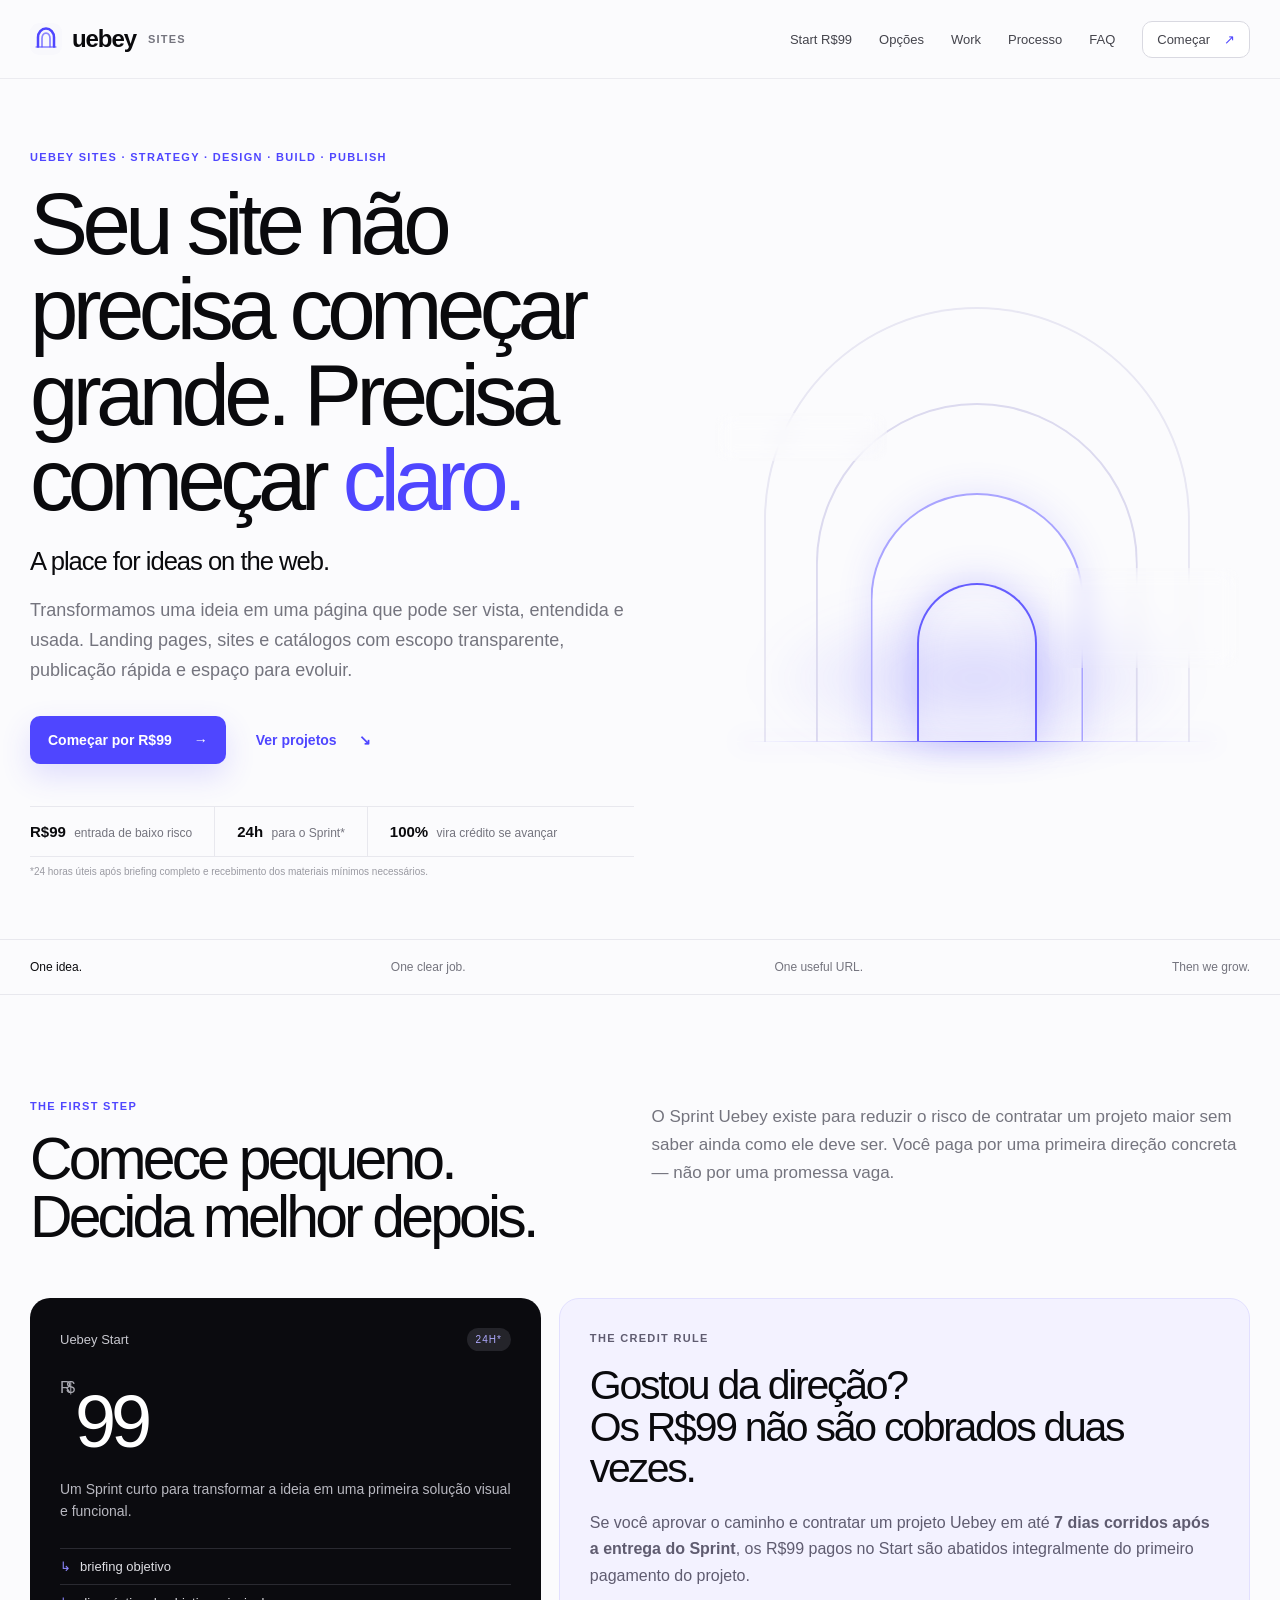
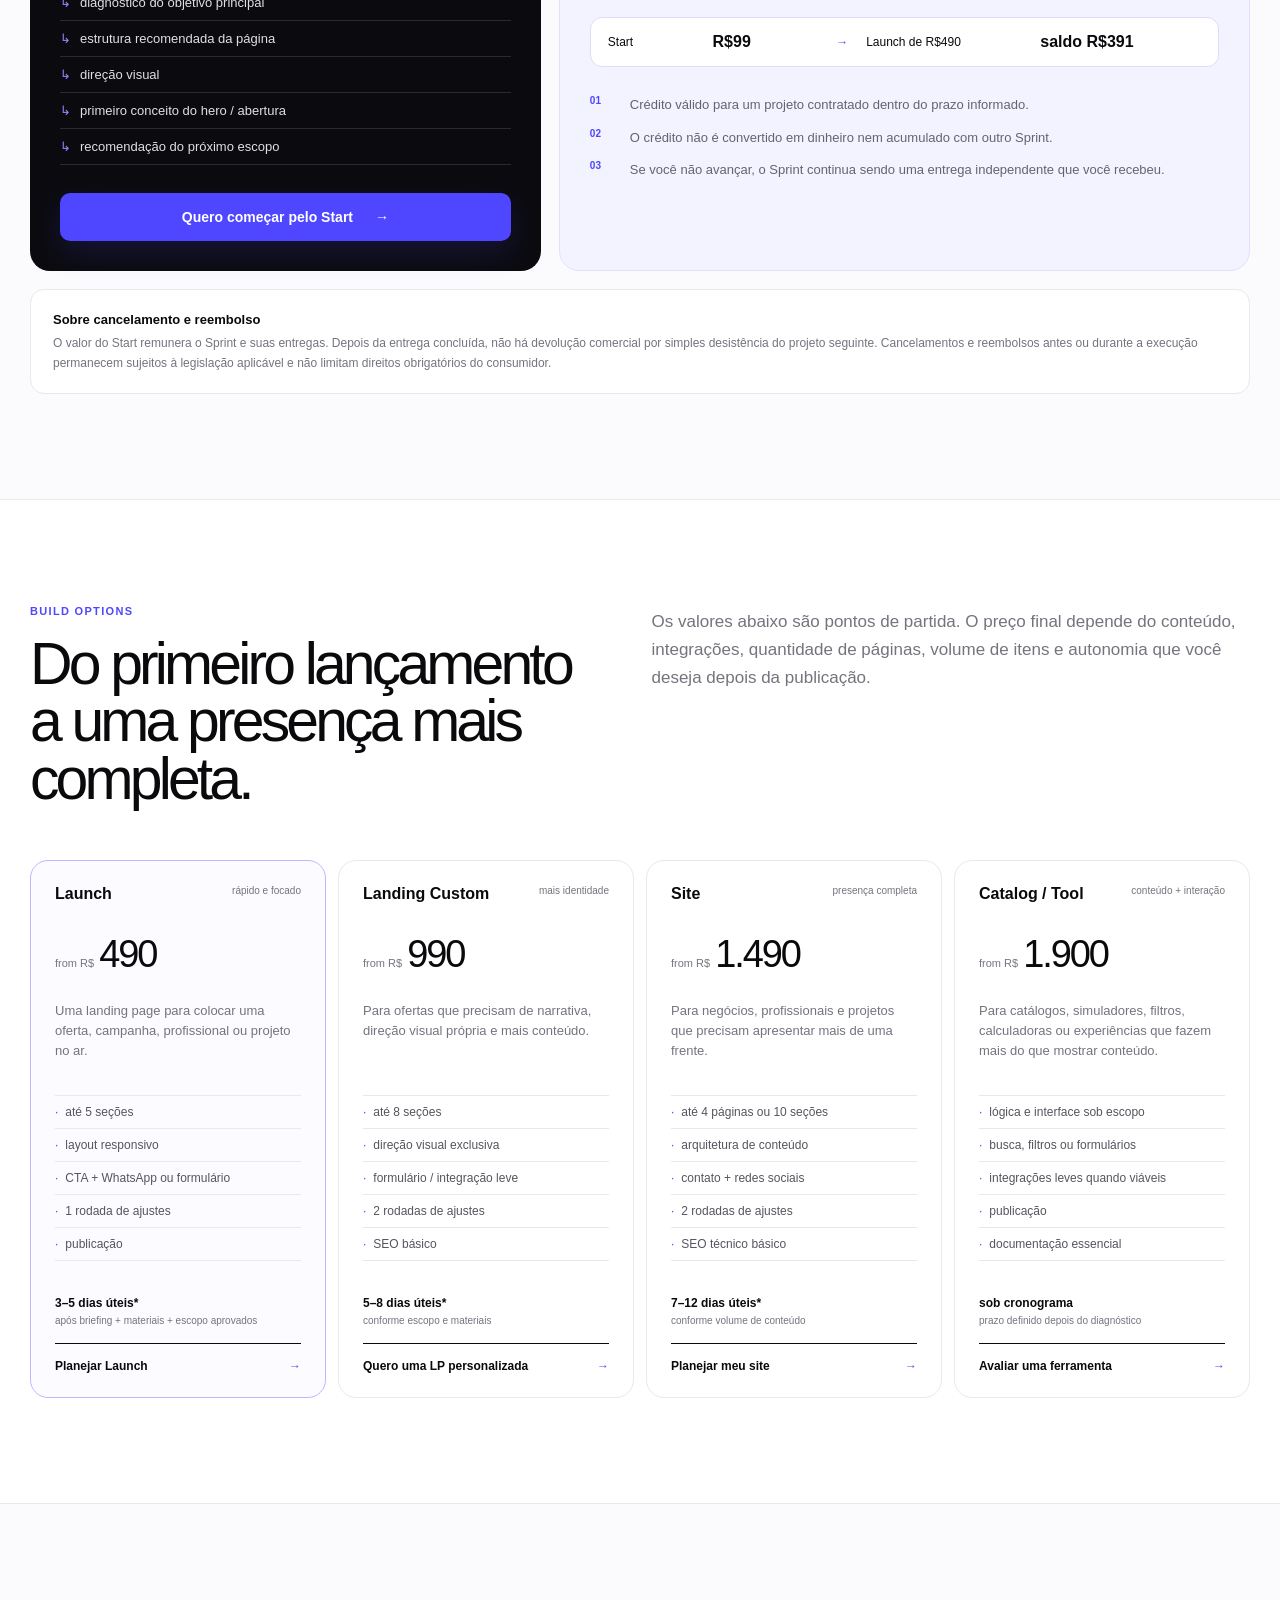
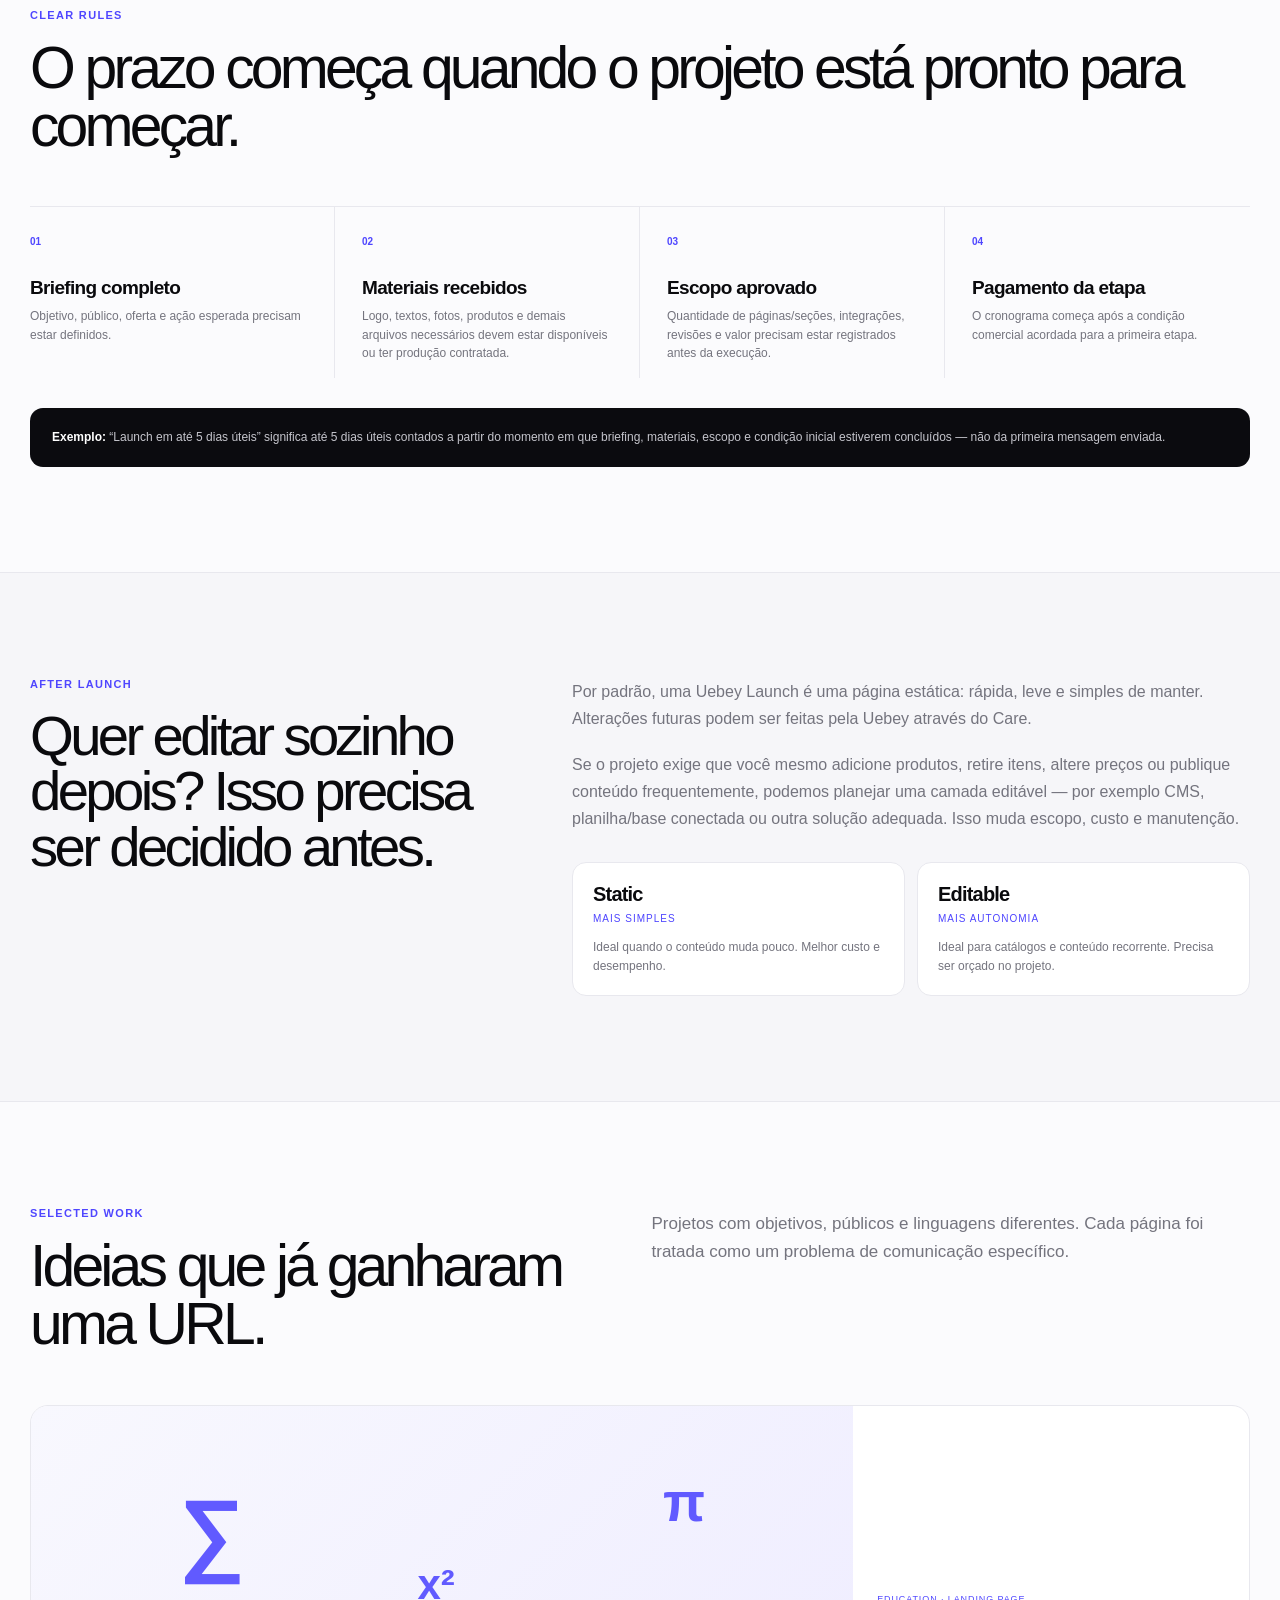
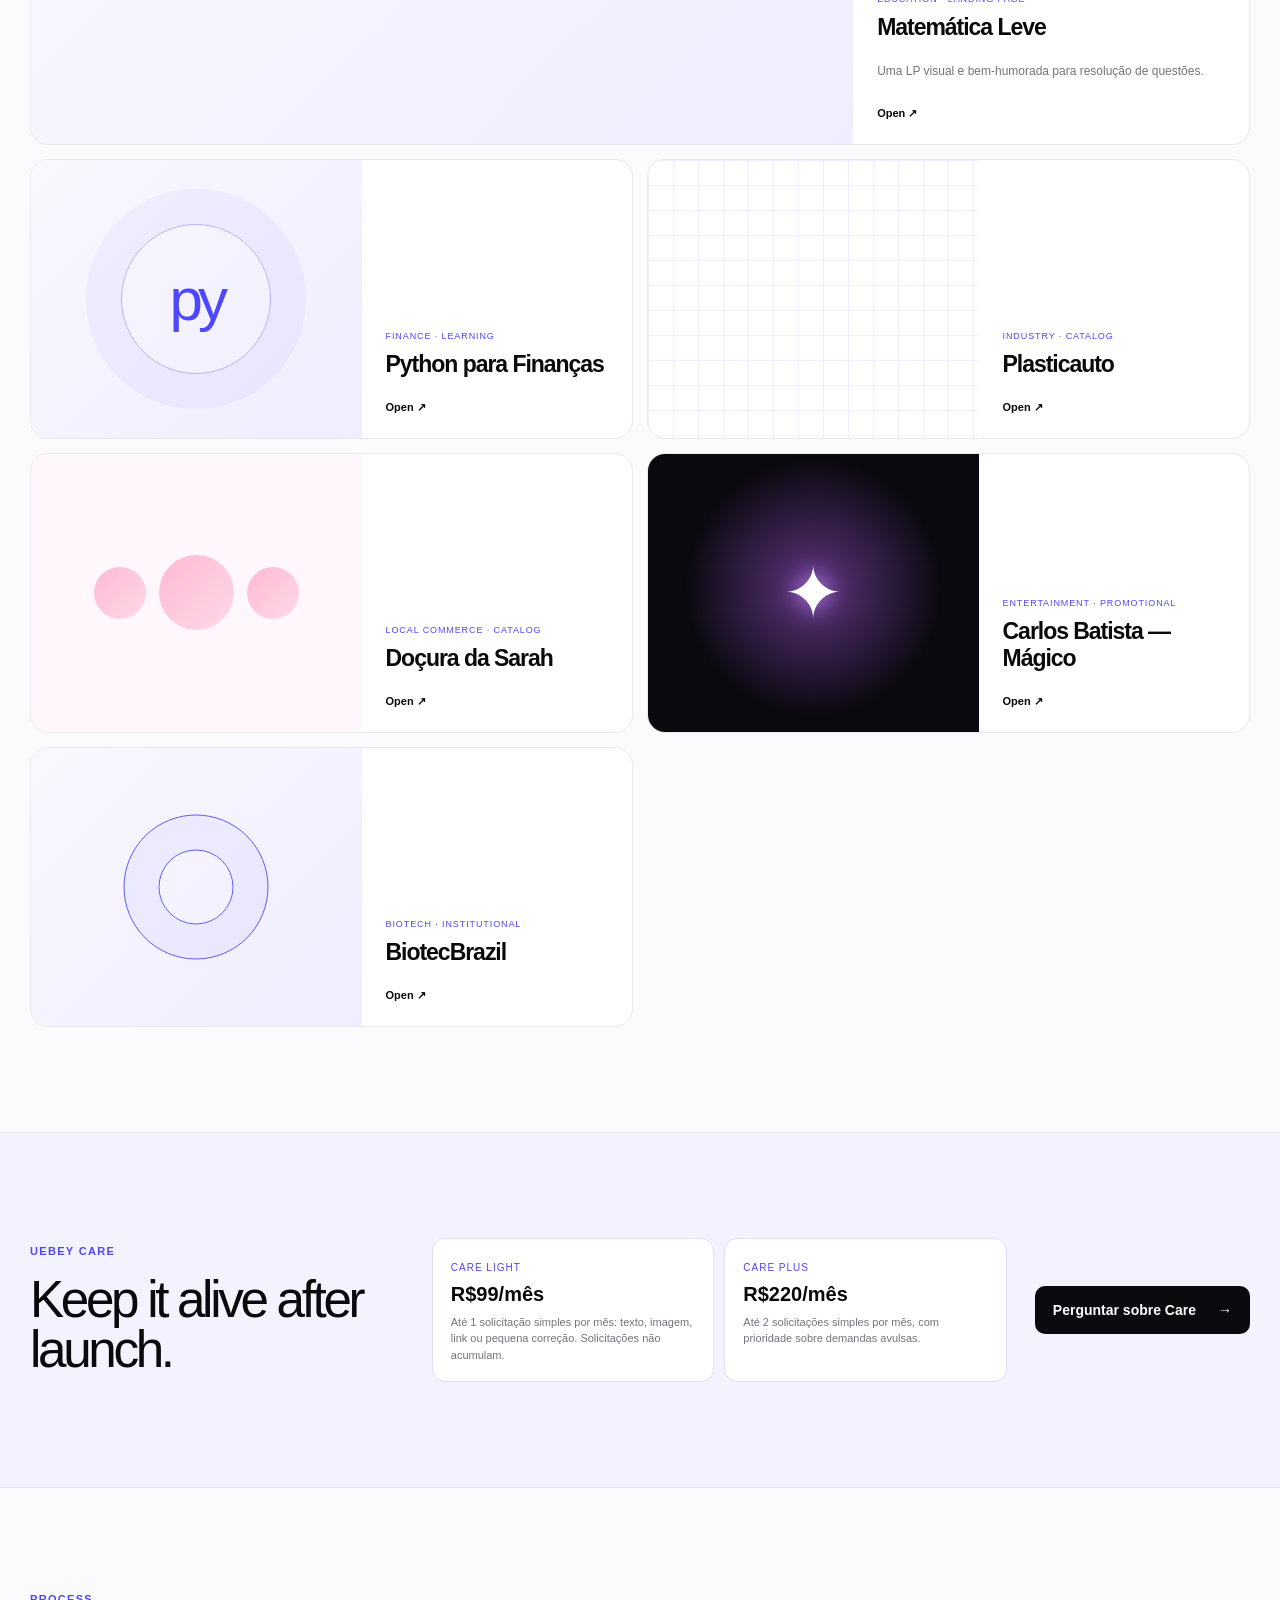
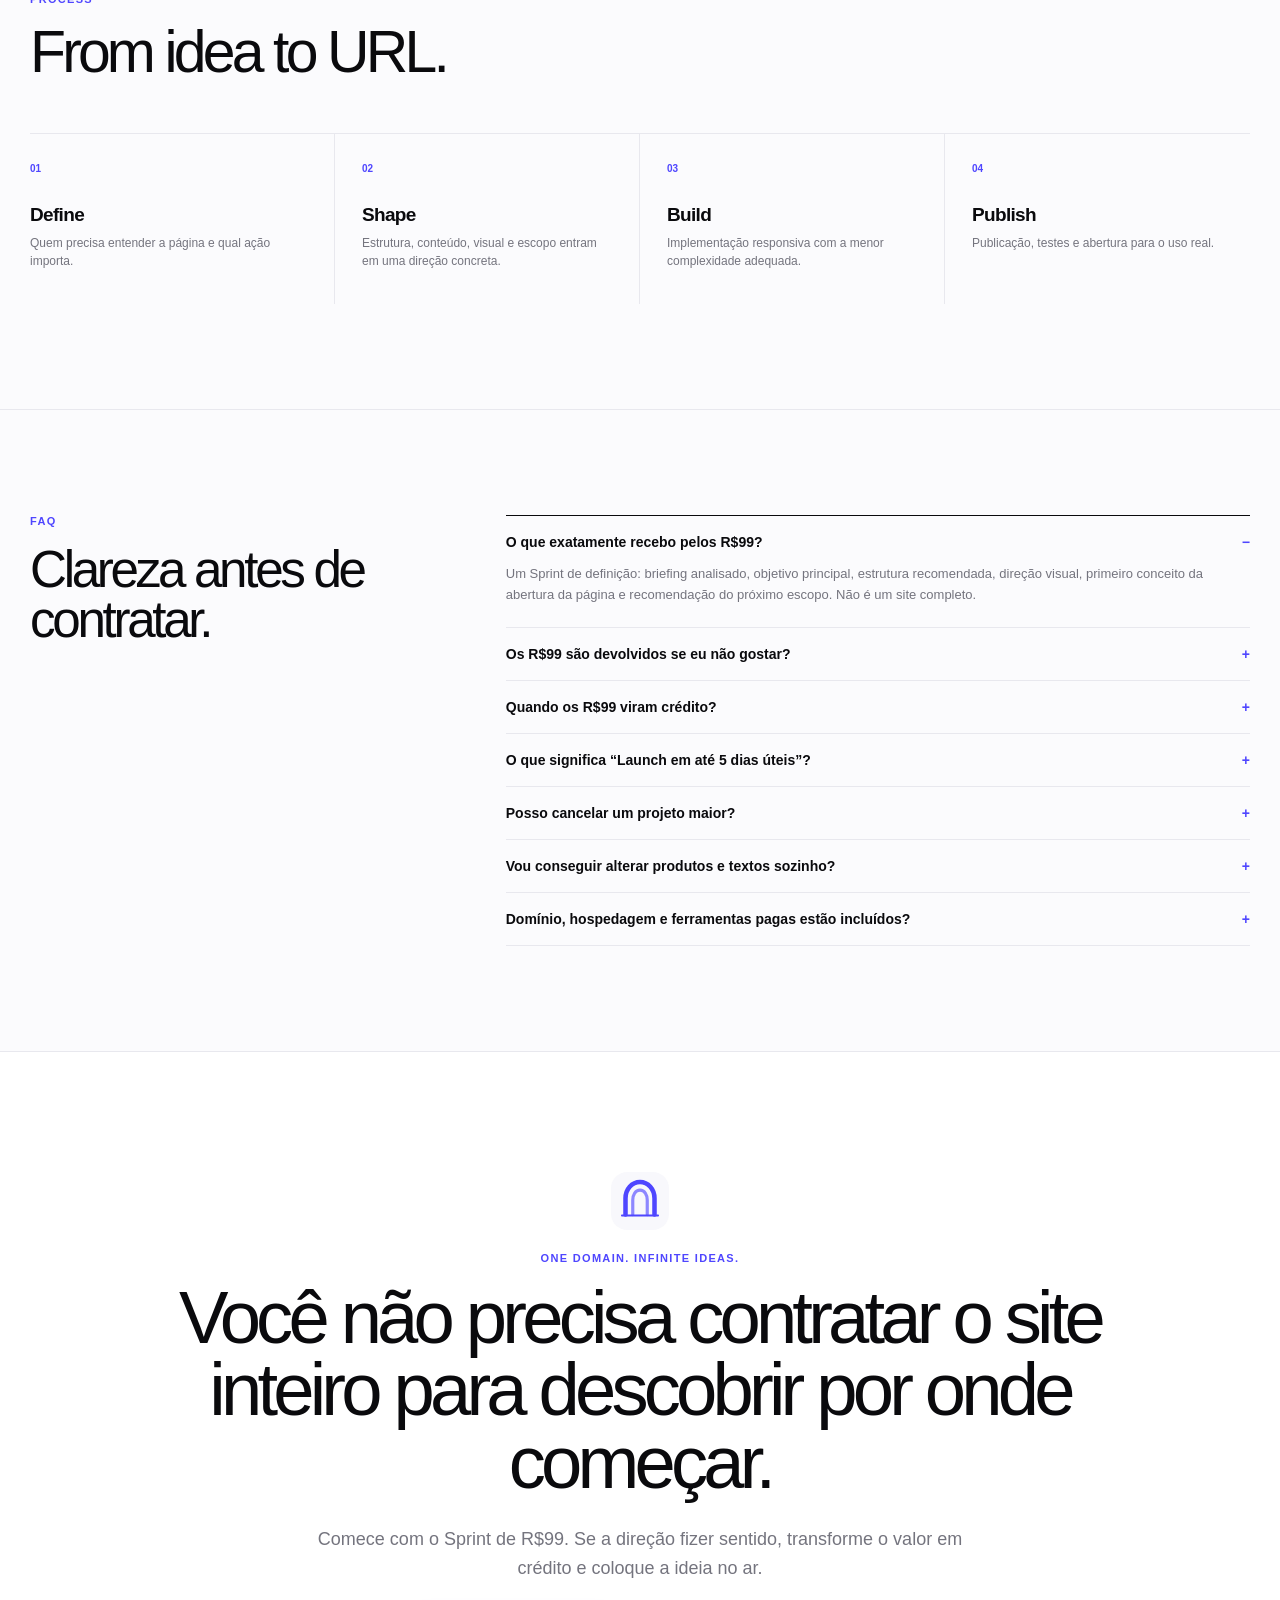
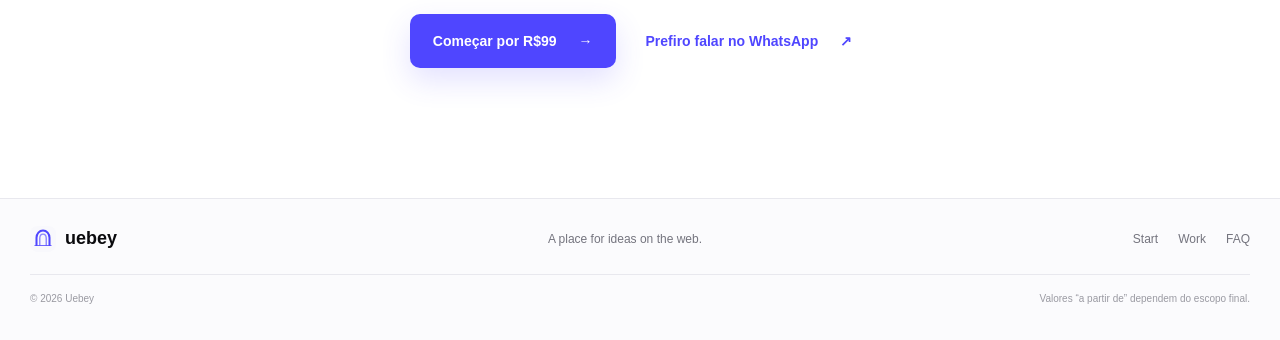
<file: index.html>
<!doctype html>
<html lang="pt-BR">
<head>
  <meta charset="utf-8">
  <meta name="viewport" content="width=device-width,initial-scale=1">
  <meta name="theme-color" content="#fbfbfd">
  <meta name="description" content="Uebey Sites — landing pages e sites claros, rápidos e sob medida. Comece com o Sprint de R$99 e use 100% como crédito se avançar para o projeto completo.">
  <meta property="og:type" content="website">
  <meta property="og:locale" content="pt_BR">
  <meta property="og:title" content="Uebey Sites — sua ideia, pronta para existir na web">
  <meta property="og:description" content="Comece por R$99. Receba direção, estrutura e primeiro conceito. Se avançar, o valor vira crédito no projeto.">
  <title>Uebey Sites — A place for ideas on the web</title>
  <link rel="icon" href="favicon.svg" type="image/svg+xml">
  <link rel="stylesheet" href="styles.css">
  <script src="script.js" defer></script>
</head>
<body>
<a class="skip-link" href="#conteudo">Ir para o conteúdo</a>

<header class="site-header" id="topo">
  <div class="container nav-row">
    <a class="brand" href="#topo" aria-label="Uebey Sites">
      <img src="favicon.svg" alt="">
      <span>uebey</span>
      <small>sites</small>
    </a>
    <button class="menu-toggle" type="button" aria-expanded="false" aria-controls="menu-principal" aria-label="Abrir menu"><span></span><span></span></button>
    <nav class="main-nav" id="menu-principal" aria-label="Navegação principal">
      <a href="#start">Start R$99</a>
      <a href="#opcoes">Opções</a>
      <a href="#portfolio">Work</a>
      <a href="#processo">Processo</a>
      <a href="#faq">FAQ</a>
      <a class="nav-cta start-link" data-plan="start">Começar <span>↗</span></a>
    </nav>
  </div>
</header>

<main id="conteudo">
  <section class="hero">
    <div class="container hero-grid">
      <div class="hero-copy reveal">
        <p class="eyebrow">Uebey Sites · Strategy · Design · Build · Publish</p>
        <h1>Seu site não precisa começar grande. Precisa começar <em>claro.</em></h1>
        <p class="hero-tagline">A place for ideas on the web.</p>
        <p class="hero-lead">Transformamos uma ideia em uma página que pode ser vista, entendida e usada. Landing pages, sites e catálogos com escopo transparente, publicação rápida e espaço para evoluir.</p>
        <div class="hero-actions">
          <a class="button button-primary start-link" data-plan="start">Começar por R$99 <span>→</span></a>
          <a class="button button-text" href="#portfolio">Ver projetos <span>↘</span></a>
        </div>
        <div class="hero-proof">
          <span><strong>R$99</strong> entrada de baixo risco</span>
          <span><strong>24h</strong> para o Sprint*</span>
          <span><strong>100%</strong> vira crédito se avançar</span>
        </div>
        <small class="hero-note">*24 horas úteis após briefing completo e recebimento dos materiais mínimos necessários.</small>
      </div>

      <div class="portal-scene reveal" aria-label="Portal visual da Uebey">
        <div class="portal-aura"></div>
        <div class="portal-shell shell-1"></div>
        <div class="portal-shell shell-2"></div>
        <div class="portal-shell shell-3"></div>
        <div class="portal-door"></div>
        <div class="portal-line"></div>
        <div class="browser-card card-a"><span></span><span></span><span></span><b>your.idea</b></div>
        <div class="browser-card card-b"><small>launch</small><strong>Ready to exist.</strong><i></i></div>
      </div>
    </div>
  </section>

  <section class="promise-strip" aria-label="Proposta Uebey">
    <div class="container promise-grid">
      <span>One idea.</span><span>One clear job.</span><span>One useful URL.</span><span>Then we grow.</span>
    </div>
  </section>

  <section class="section start-section" id="start">
    <div class="container">
      <div class="section-head">
        <div><p class="eyebrow">The first step</p><h2>Comece pequeno. Decida melhor depois.</h2></div>
        <p>O Sprint Uebey existe para reduzir o risco de contratar um projeto maior sem saber ainda como ele deve ser. Você paga por uma primeira direção concreta — não por uma promessa vaga.</p>
      </div>

      <div class="start-grid">
        <article class="start-card reveal">
          <div class="start-top"><span>Uebey Start</span><span class="pill">24h*</span></div>
          <div class="start-price"><small>R$</small>99</div>
          <p>Um Sprint curto para transformar a ideia em uma primeira solução visual e funcional.</p>
          <ul class="check-list">
            <li>briefing objetivo</li>
            <li>diagnóstico do objetivo principal</li>
            <li>estrutura recomendada da página</li>
            <li>direção visual</li>
            <li>primeiro conceito do hero / abertura</li>
            <li>recomendação do próximo escopo</li>
          </ul>
          <a class="button button-primary full start-link" data-plan="start">Quero começar pelo Start <span>→</span></a>
        </article>

        <div class="credit-panel reveal">
          <p class="eyebrow">The credit rule</p>
          <h3>Gostou da direção?<br>Os R$99 não são cobrados duas vezes.</h3>
          <p>Se você aprovar o caminho e contratar um projeto Uebey em até <strong>7 dias corridos após a entrega do Sprint</strong>, os R$99 pagos no Start são abatidos integralmente do primeiro pagamento do projeto.</p>
          <div class="credit-example"><span>Start</span><strong>R$99</strong><b>→</b><span>Launch de R$490</span><strong>saldo R$391</strong></div>
          <div class="credit-rules">
            <div><span>01</span><p>Crédito válido para um projeto contratado dentro do prazo informado.</p></div>
            <div><span>02</span><p>O crédito não é convertido em dinheiro nem acumulado com outro Sprint.</p></div>
            <div><span>03</span><p>Se você não avançar, o Sprint continua sendo uma entrega independente que você recebeu.</p></div>
          </div>
        </div>
      </div>

      <div class="scope-note reveal">
        <strong>Sobre cancelamento e reembolso</strong>
        <p>O valor do Start remunera o Sprint e suas entregas. Depois da entrega concluída, não há devolução comercial por simples desistência do projeto seguinte. Cancelamentos e reembolsos antes ou durante a execução permanecem sujeitos à legislação aplicável e não limitam direitos obrigatórios do consumidor.</p>
      </div>
    </div>
  </section>

  <section class="section options-section" id="opcoes">
    <div class="container">
      <div class="section-head">
        <div><p class="eyebrow">Build options</p><h2>Do primeiro lançamento a uma presença mais completa.</h2></div>
        <p>Os valores abaixo são pontos de partida. O preço final depende do conteúdo, integrações, quantidade de páginas, volume de itens e autonomia que você deseja depois da publicação.</p>
      </div>

      <div class="pricing-grid">
        <article class="price-card featured reveal">
          <div class="price-head"><span>Launch</span><small>rápido e focado</small></div>
          <div class="price"><small>from R$</small>490</div>
          <p>Uma landing page para colocar uma oferta, campanha, profissional ou projeto no ar.</p>
          <ul>
            <li>até 5 seções</li>
            <li>layout responsivo</li>
            <li>CTA + WhatsApp ou formulário</li>
            <li>1 rodada de ajustes</li>
            <li>publicação</li>
          </ul>
          <div class="deadline"><strong>3–5 dias úteis*</strong><span>após briefing + materiais + escopo aprovados</span></div>
          <a class="price-link start-link" data-plan="launch">Planejar Launch <span>→</span></a>
        </article>

        <article class="price-card reveal">
          <div class="price-head"><span>Landing Custom</span><small>mais identidade</small></div>
          <div class="price"><small>from R$</small>990</div>
          <p>Para ofertas que precisam de narrativa, direção visual própria e mais conteúdo.</p>
          <ul>
            <li>até 8 seções</li>
            <li>direção visual exclusiva</li>
            <li>formulário / integração leve</li>
            <li>2 rodadas de ajustes</li>
            <li>SEO básico</li>
          </ul>
          <div class="deadline"><strong>5–8 dias úteis*</strong><span>conforme escopo e materiais</span></div>
          <a class="price-link start-link" data-plan="launch">Quero uma LP personalizada <span>→</span></a>
        </article>

        <article class="price-card reveal">
          <div class="price-head"><span>Site</span><small>presença completa</small></div>
          <div class="price"><small>from R$</small>1.490</div>
          <p>Para negócios, profissionais e projetos que precisam apresentar mais de uma frente.</p>
          <ul>
            <li>até 4 páginas ou 10 seções</li>
            <li>arquitetura de conteúdo</li>
            <li>contato + redes sociais</li>
            <li>2 rodadas de ajustes</li>
            <li>SEO técnico básico</li>
          </ul>
          <div class="deadline"><strong>7–12 dias úteis*</strong><span>conforme volume de conteúdo</span></div>
          <a class="price-link start-link" data-plan="site">Planejar meu site <span>→</span></a>
        </article>

        <article class="price-card reveal">
          <div class="price-head"><span>Catalog / Tool</span><small>conteúdo + interação</small></div>
          <div class="price"><small>from R$</small>1.900</div>
          <p>Para catálogos, simuladores, filtros, calculadoras ou experiências que fazem mais do que mostrar conteúdo.</p>
          <ul>
            <li>lógica e interface sob escopo</li>
            <li>busca, filtros ou formulários</li>
            <li>integrações leves quando viáveis</li>
            <li>publicação</li>
            <li>documentação essencial</li>
          </ul>
          <div class="deadline"><strong>sob cronograma</strong><span>prazo definido depois do diagnóstico</span></div>
          <a class="price-link start-link" data-plan="tool">Avaliar uma ferramenta <span>→</span></a>
        </article>
      </div>
    </div>
  </section>

  <section class="section rules-section">
    <div class="container">
      <div class="section-head compact">
        <div><p class="eyebrow">Clear rules</p><h2>O prazo começa quando o projeto está pronto para começar.</h2></div>
      </div>
      <div class="rules-grid">
        <article><span>01</span><h3>Briefing completo</h3><p>Objetivo, público, oferta e ação esperada precisam estar definidos.</p></article>
        <article><span>02</span><h3>Materiais recebidos</h3><p>Logo, textos, fotos, produtos e demais arquivos necessários devem estar disponíveis ou ter produção contratada.</p></article>
        <article><span>03</span><h3>Escopo aprovado</h3><p>Quantidade de páginas/seções, integrações, revisões e valor precisam estar registrados antes da execução.</p></article>
        <article><span>04</span><h3>Pagamento da etapa</h3><p>O cronograma começa após a condição comercial acordada para a primeira etapa.</p></article>
      </div>
      <div class="timeline-rule reveal"><strong>Exemplo:</strong> “Launch em até 5 dias úteis” significa até 5 dias úteis contados a partir do momento em que briefing, materiais, escopo e condição inicial estiverem concluídos — não da primeira mensagem enviada.</div>
    </div>
  </section>

  <section class="section edit-section">
    <div class="container edit-grid">
      <div><p class="eyebrow">After launch</p><h2>Quer editar sozinho depois? Isso precisa ser decidido antes.</h2></div>
      <div class="edit-copy">
        <p>Por padrão, uma Uebey Launch é uma página estática: rápida, leve e simples de manter. Alterações futuras podem ser feitas pela Uebey através do Care.</p>
        <p>Se o projeto exige que você mesmo adicione produtos, retire itens, altere preços ou publique conteúdo frequentemente, podemos planejar uma camada editável — por exemplo CMS, planilha/base conectada ou outra solução adequada. Isso muda escopo, custo e manutenção.</p>
        <div class="choice-grid">
          <article><strong>Static</strong><span>mais simples</span><p>Ideal quando o conteúdo muda pouco. Melhor custo e desempenho.</p></article>
          <article><strong>Editable</strong><span>mais autonomia</span><p>Ideal para catálogos e conteúdo recorrente. Precisa ser orçado no projeto.</p></article>
        </div>
      </div>
    </div>
  </section>

  <section class="section portfolio-section" id="portfolio">
    <div class="container">
      <div class="section-head">
        <div><p class="eyebrow">Selected work</p><h2>Ideias que já ganharam uma URL.</h2></div>
        <p>Projetos com objetivos, públicos e linguagens diferentes. Cada página foi tratada como um problema de comunicação específico.</p>
      </div>

      <div class="portfolio-grid">
        <a class="project project-wide reveal" href="https://rsucupira.github.io/resolucao-matematica-vestibular-leve/" target="_blank" rel="noopener noreferrer">
          <div class="project-art math-art"><span>∑</span><span>x²</span><span>π</span></div>
          <div class="project-info"><small>Education · Landing page</small><h3>Matemática Leve</h3><p>Uma LP visual e bem-humorada para resolução de questões.</p><b>Open ↗</b></div>
        </a>
        <a class="project reveal" href="https://rsucupira.github.io/python-financas/" target="_blank" rel="noopener noreferrer">
          <div class="project-art python-art"><span>py</span><i></i></div>
          <div class="project-info"><small>Finance · Learning</small><h3>Python para Finanças</h3><b>Open ↗</b></div>
        </a>
        <a class="project reveal" href="https://rsucupira.github.io/lp-plasticauto/" target="_blank" rel="noopener noreferrer">
          <div class="project-art grid-art"></div>
          <div class="project-info"><small>Industry · Catalog</small><h3>Plasticauto</h3><b>Open ↗</b></div>
        </a>
        <a class="project reveal" href="https://rsucupira.github.io/lp-docura-da-sarah/" target="_blank" rel="noopener noreferrer">
          <div class="project-art dots-art"><i></i><i></i><i></i></div>
          <div class="project-info"><small>Local commerce · Catalog</small><h3>Doçura da Sarah</h3><b>Open ↗</b></div>
        </a>
        <a class="project reveal" href="https://rsucupira.github.io/lp-magico/" target="_blank" rel="noopener noreferrer">
          <div class="project-art magic-art"><span>✦</span></div>
          <div class="project-info"><small>Entertainment · Promotional</small><h3>Carlos Batista — Mágico</h3><b>Open ↗</b></div>
        </a>
        <a class="project reveal" href="https://rsucupira.github.io/lp-biotecbrazil/" target="_blank" rel="noopener noreferrer">
          <div class="project-art orbit-art"><i></i><b></b></div>
          <div class="project-info"><small>Biotech · Institutional</small><h3>BiotecBrazil</h3><b>Open ↗</b></div>
        </a>
      </div>
    </div>
  </section>

  <section class="section care-section">
    <div class="container care-wrap">
      <div><p class="eyebrow">Uebey Care</p><h2>Keep it alive after launch.</h2></div>
      <div class="care-plans">
        <article><span>Care Light</span><strong>R$99/mês</strong><p>Até 1 solicitação simples por mês: texto, imagem, link ou pequena correção. Solicitações não acumulam.</p></article>
        <article><span>Care Plus</span><strong>R$220/mês</strong><p>Até 2 solicitações simples por mês, com prioridade sobre demandas avulsas.</p></article>
      </div>
      <a class="button button-dark start-link" data-plan="care">Perguntar sobre Care <span>→</span></a>
    </div>
  </section>

  <section class="section process-section" id="processo">
    <div class="container">
      <div class="section-head compact"><div><p class="eyebrow">Process</p><h2>From idea to URL.</h2></div></div>
      <div class="process-grid">
        <article><span>01</span><h3>Define</h3><p>Quem precisa entender a página e qual ação importa.</p></article>
        <article><span>02</span><h3>Shape</h3><p>Estrutura, conteúdo, visual e escopo entram em uma direção concreta.</p></article>
        <article><span>03</span><h3>Build</h3><p>Implementação responsiva com a menor complexidade adequada.</p></article>
        <article><span>04</span><h3>Publish</h3><p>Publicação, testes e abertura para o uso real.</p></article>
      </div>
    </div>
  </section>

  <section class="section faq-section" id="faq">
    <div class="container faq-wrap">
      <div><p class="eyebrow">FAQ</p><h2>Clareza antes de contratar.</h2></div>
      <div class="faq-list">
        <details open><summary>O que exatamente recebo pelos R$99?</summary><p>Um Sprint de definição: briefing analisado, objetivo principal, estrutura recomendada, direção visual, primeiro conceito da abertura da página e recomendação do próximo escopo. Não é um site completo.</p></details>
        <details><summary>Os R$99 são devolvidos se eu não gostar?</summary><p>O Start remunera um trabalho efetivamente realizado. Depois de entregue, não há devolução comercial por mera decisão de não continuar. Antes ou durante a execução, qualquer cancelamento ou reembolso segue a legislação aplicável e as condições válidas para o caso.</p></details>
        <details><summary>Quando os R$99 viram crédito?</summary><p>Quando você contrata o primeiro projeto Uebey em até 7 dias corridos após a entrega do Start. O valor é abatido do primeiro pagamento desse projeto.</p></details>
        <details><summary>O que significa “Launch em até 5 dias úteis”?</summary><p>O prazo começa após briefing completo, materiais necessários recebidos, escopo aprovado e condição inicial de pagamento concluída. Mudanças de escopo ou atrasos no envio de conteúdo podem alterar o cronograma.</p></details>
        <details><summary>Posso cancelar um projeto maior?</summary><p>Sim, observadas as condições registradas na proposta/contrato e a legislação aplicável. Em geral, etapas já executadas permanecem remuneradas; etapas ainda não iniciadas são tratadas conforme a situação concreta.</p></details>
        <details><summary>Vou conseguir alterar produtos e textos sozinho?</summary><p>Em páginas estáticas, não por um painel administrativo. Podemos fazer as alterações via Care. Se você precisa editar frequentemente, uma versão com camada editável deve fazer parte do escopo desde o início.</p></details>
        <details><summary>Domínio, hospedagem e ferramentas pagas estão incluídos?</summary><p>Não automaticamente. A proposta identifica o que é gratuito, o que é do cliente e quais serviços externos podem gerar cobrança separada.</p></details>
      </div>
    </div>
  </section>

  <section class="final-cta">
    <div class="container final-inner">
      <img src="favicon.svg" alt="">
      <p class="eyebrow">One domain. Infinite ideas.</p>
      <h2>Você não precisa contratar o site inteiro para descobrir por onde começar.</h2>
      <p>Comece com o Sprint de R$99. Se a direção fizer sentido, transforme o valor em crédito e coloque a ideia no ar.</p>
      <div class="final-actions"><a class="button button-primary large start-link" data-plan="start">Começar por R$99 <span>→</span></a><a class="button button-text whatsapp-link" data-message="Olá. Vim pela Uebey Sites e quero explicar uma ideia antes de escolher um plano.">Prefiro falar no WhatsApp <span>↗</span></a></div>
    </div>
  </section>
</main>

<footer>
  <div class="container footer-main">
    <a class="footer-brand" href="#topo"><img src="favicon.svg" alt=""><span>uebey</span></a>
    <span>A place for ideas on the web.</span>
    <div><a href="#start">Start</a><a href="#portfolio">Work</a><a href="#faq">FAQ</a></div>
  </div>
  <div class="container footer-bottom"><span>© <span id="year">2026</span> Uebey</span><span>Valores “a partir de” dependem do escopo final.</span></div>
</footer>
</body>
</html>
</file>
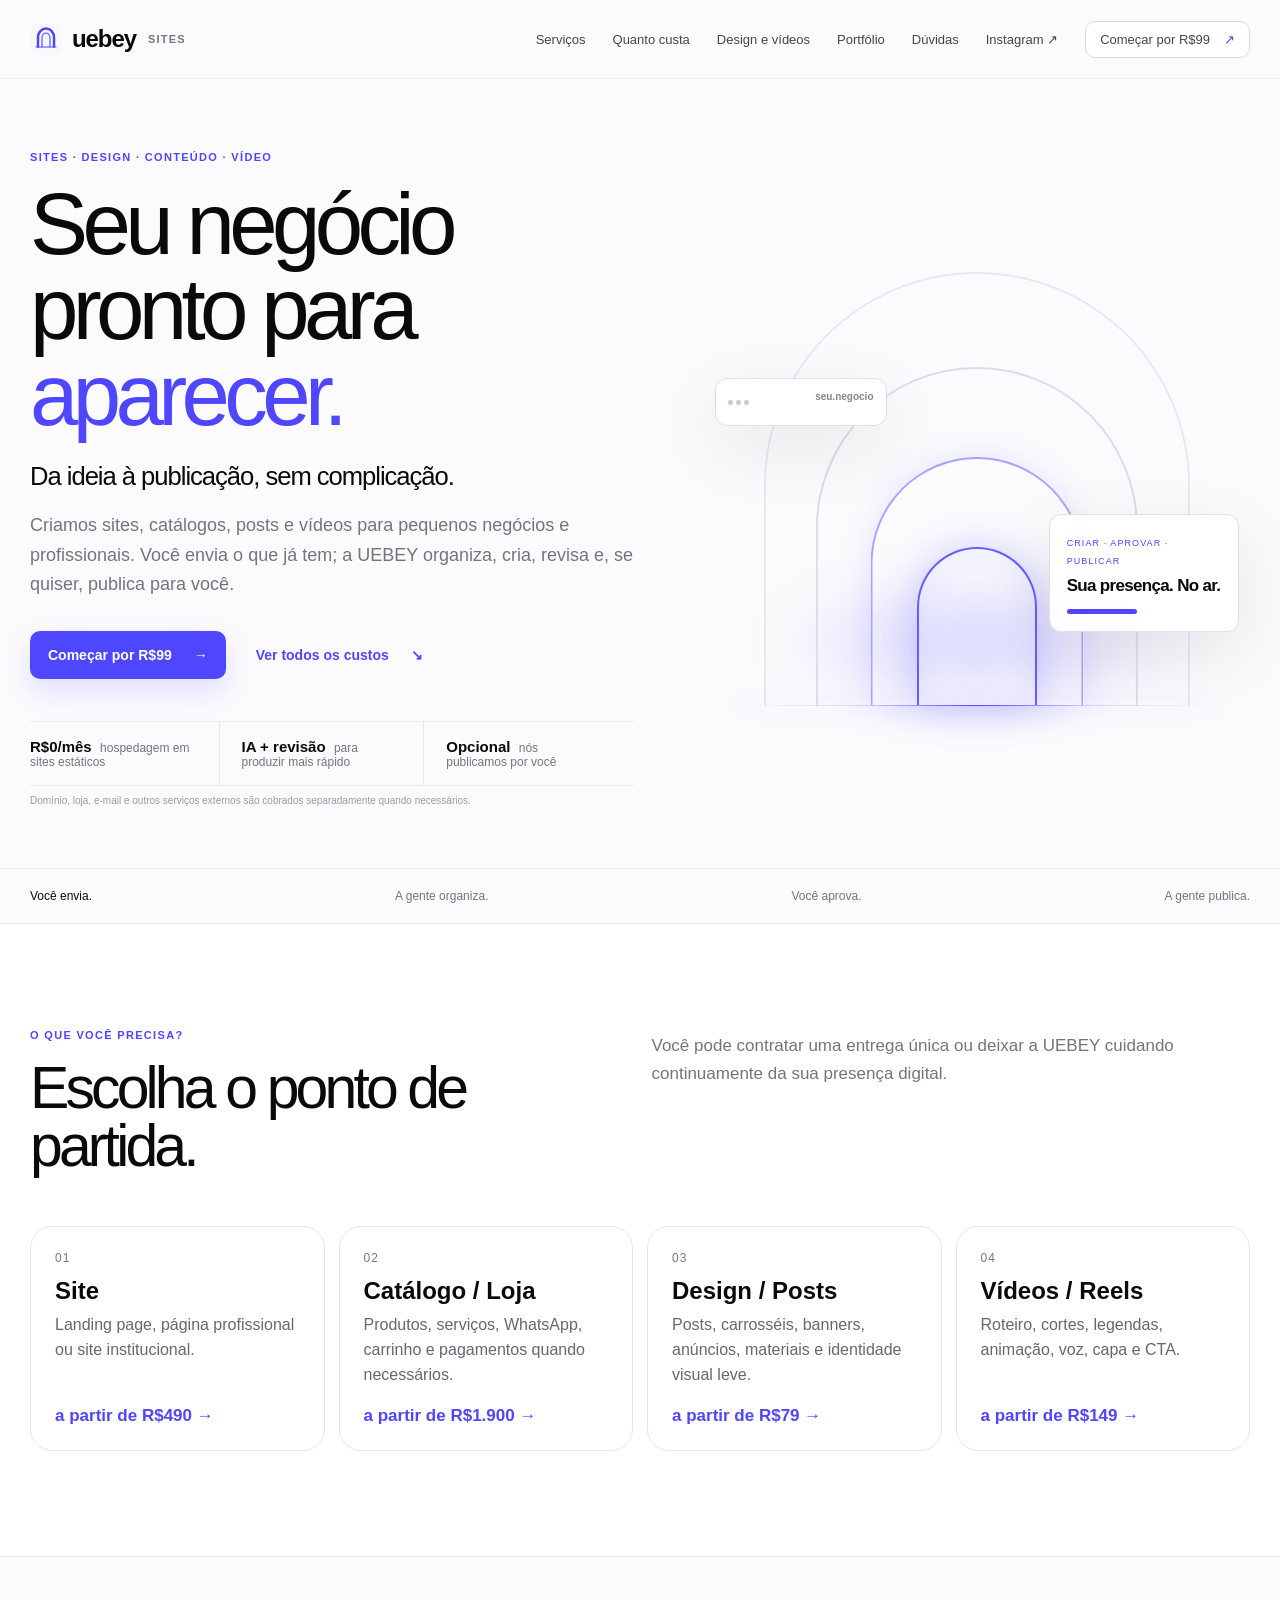
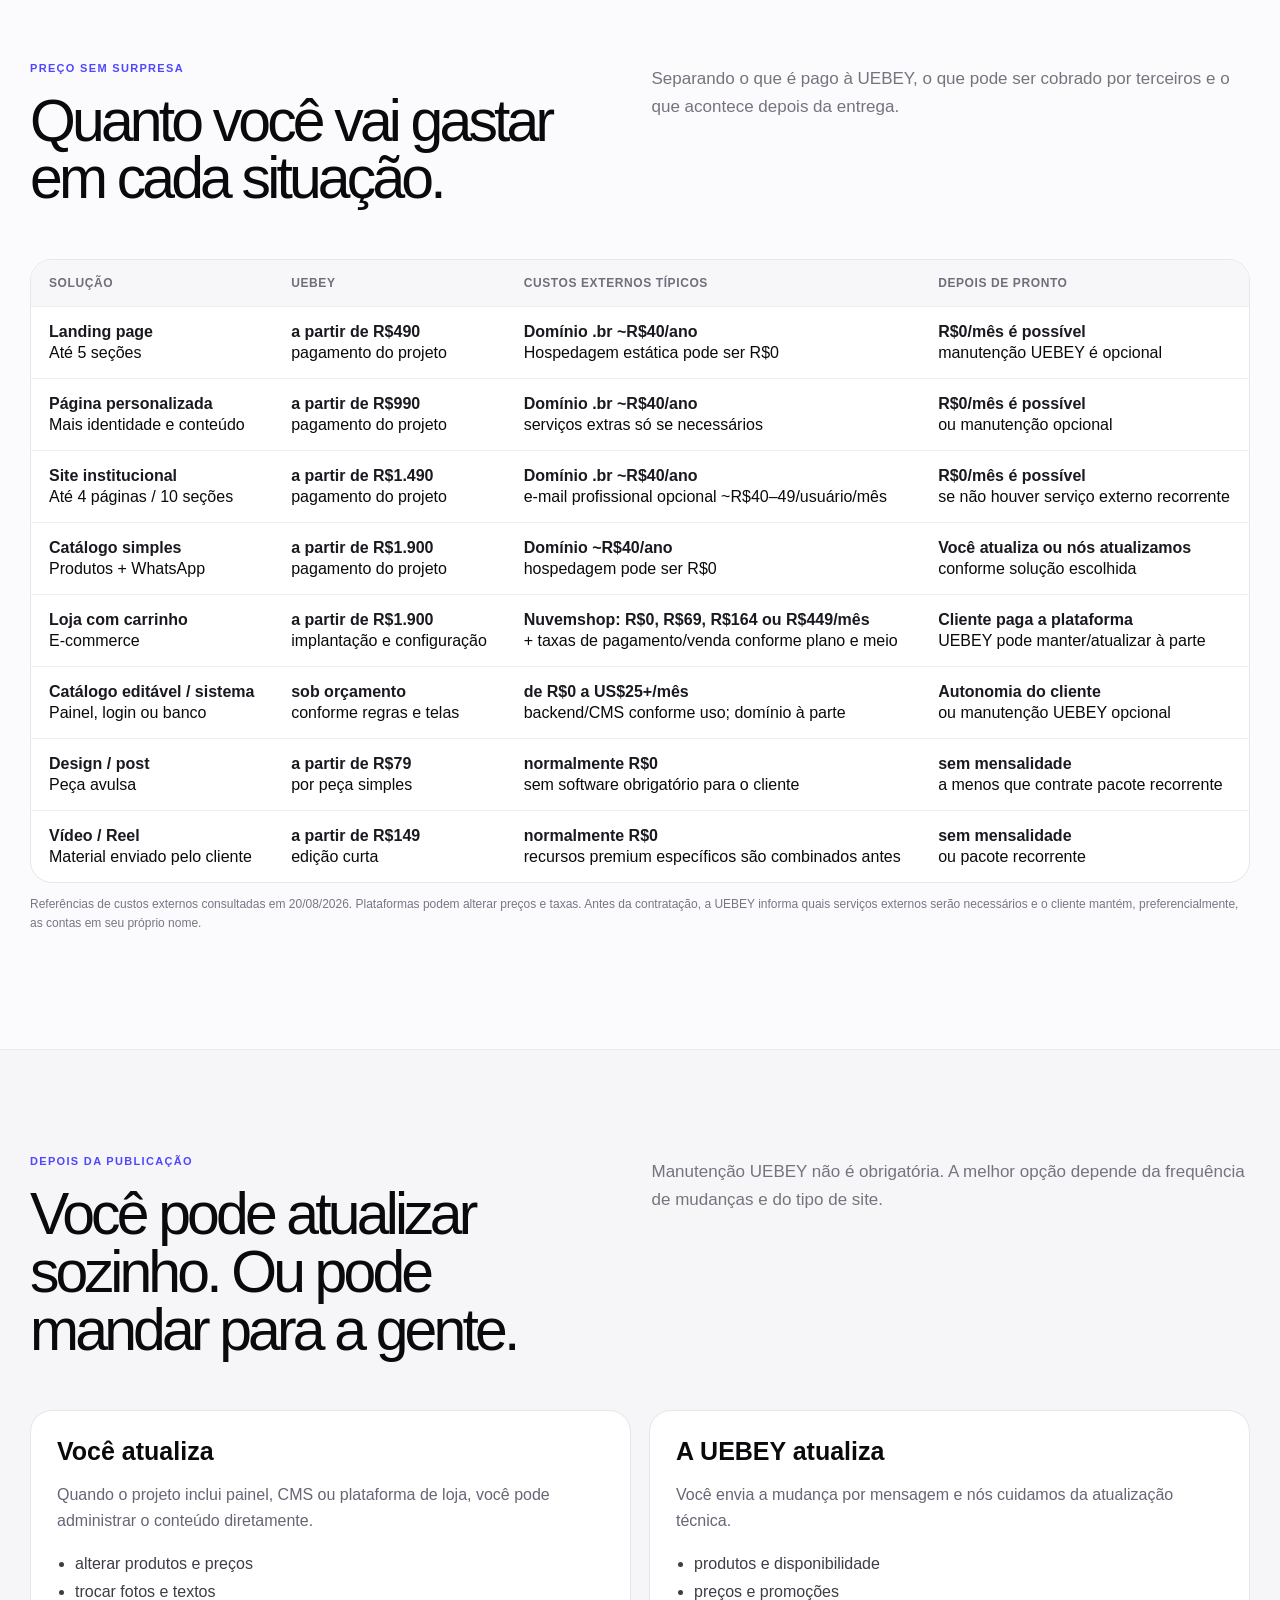
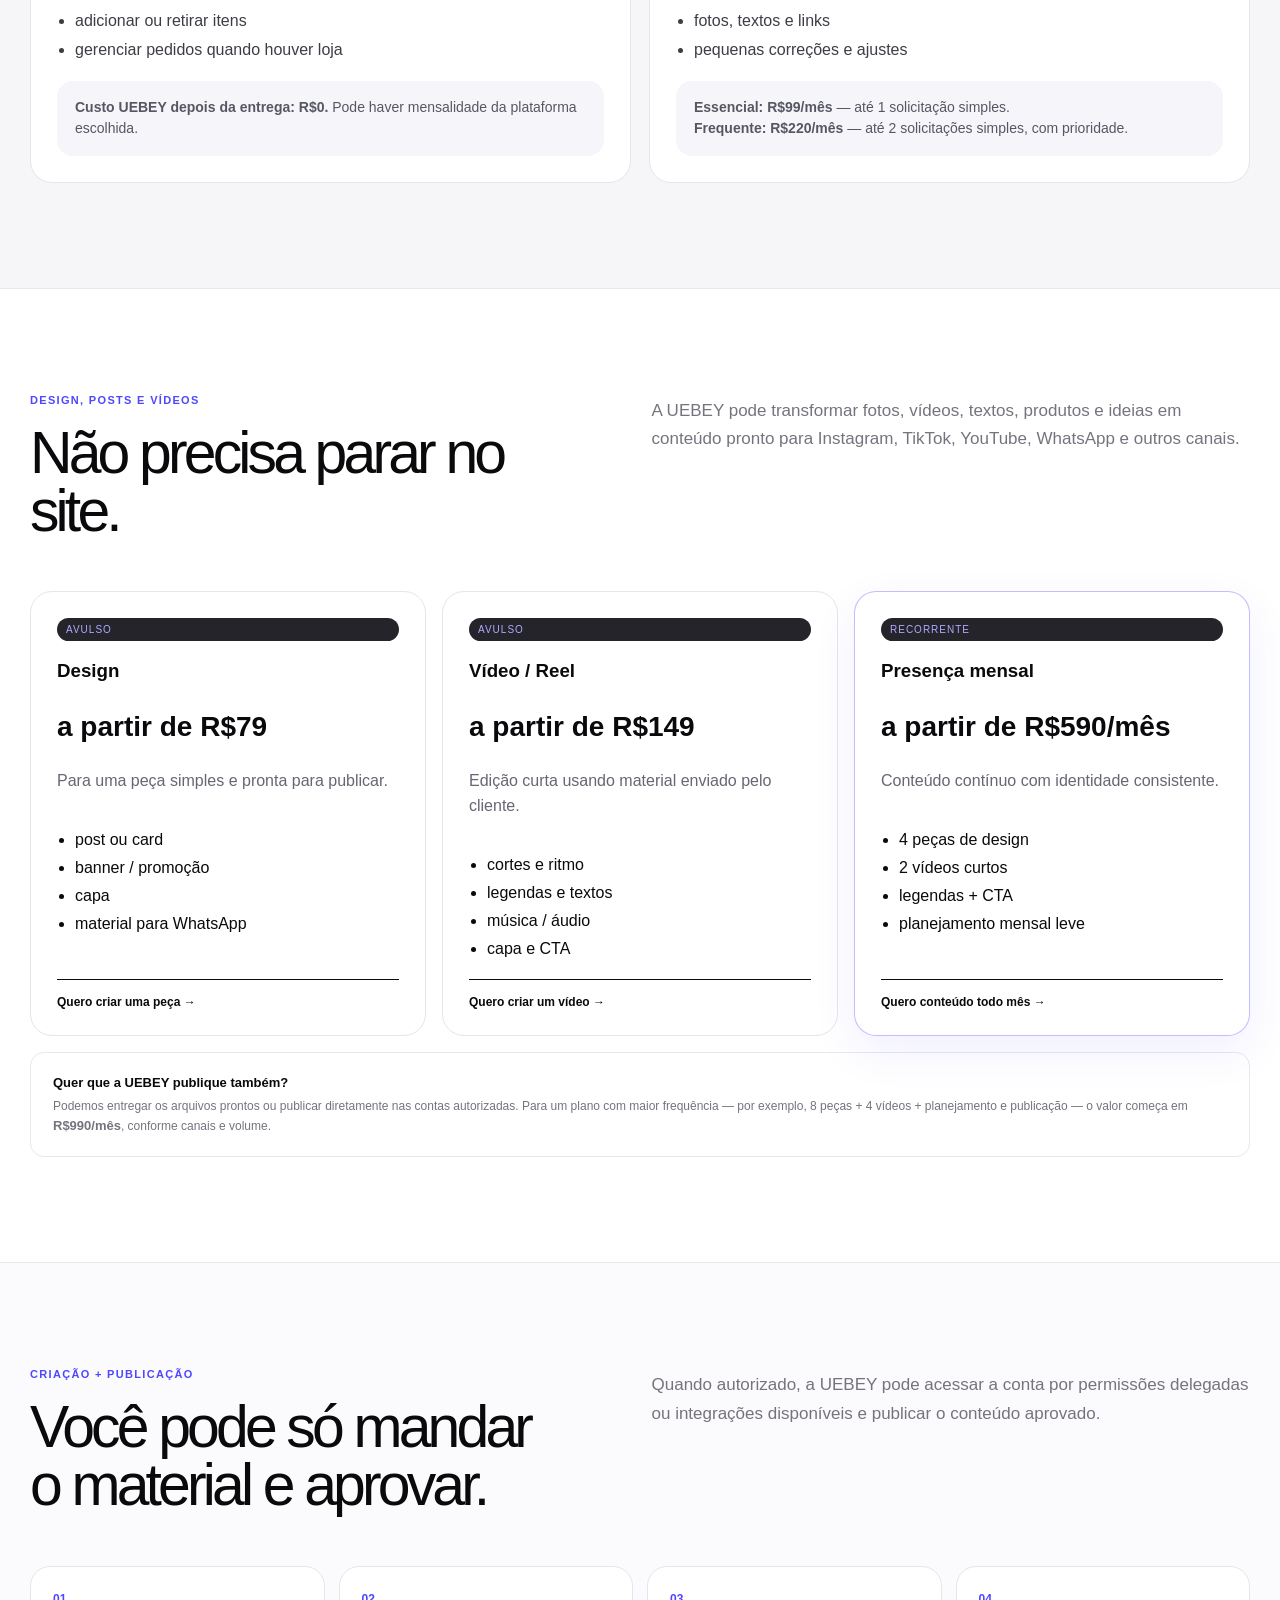
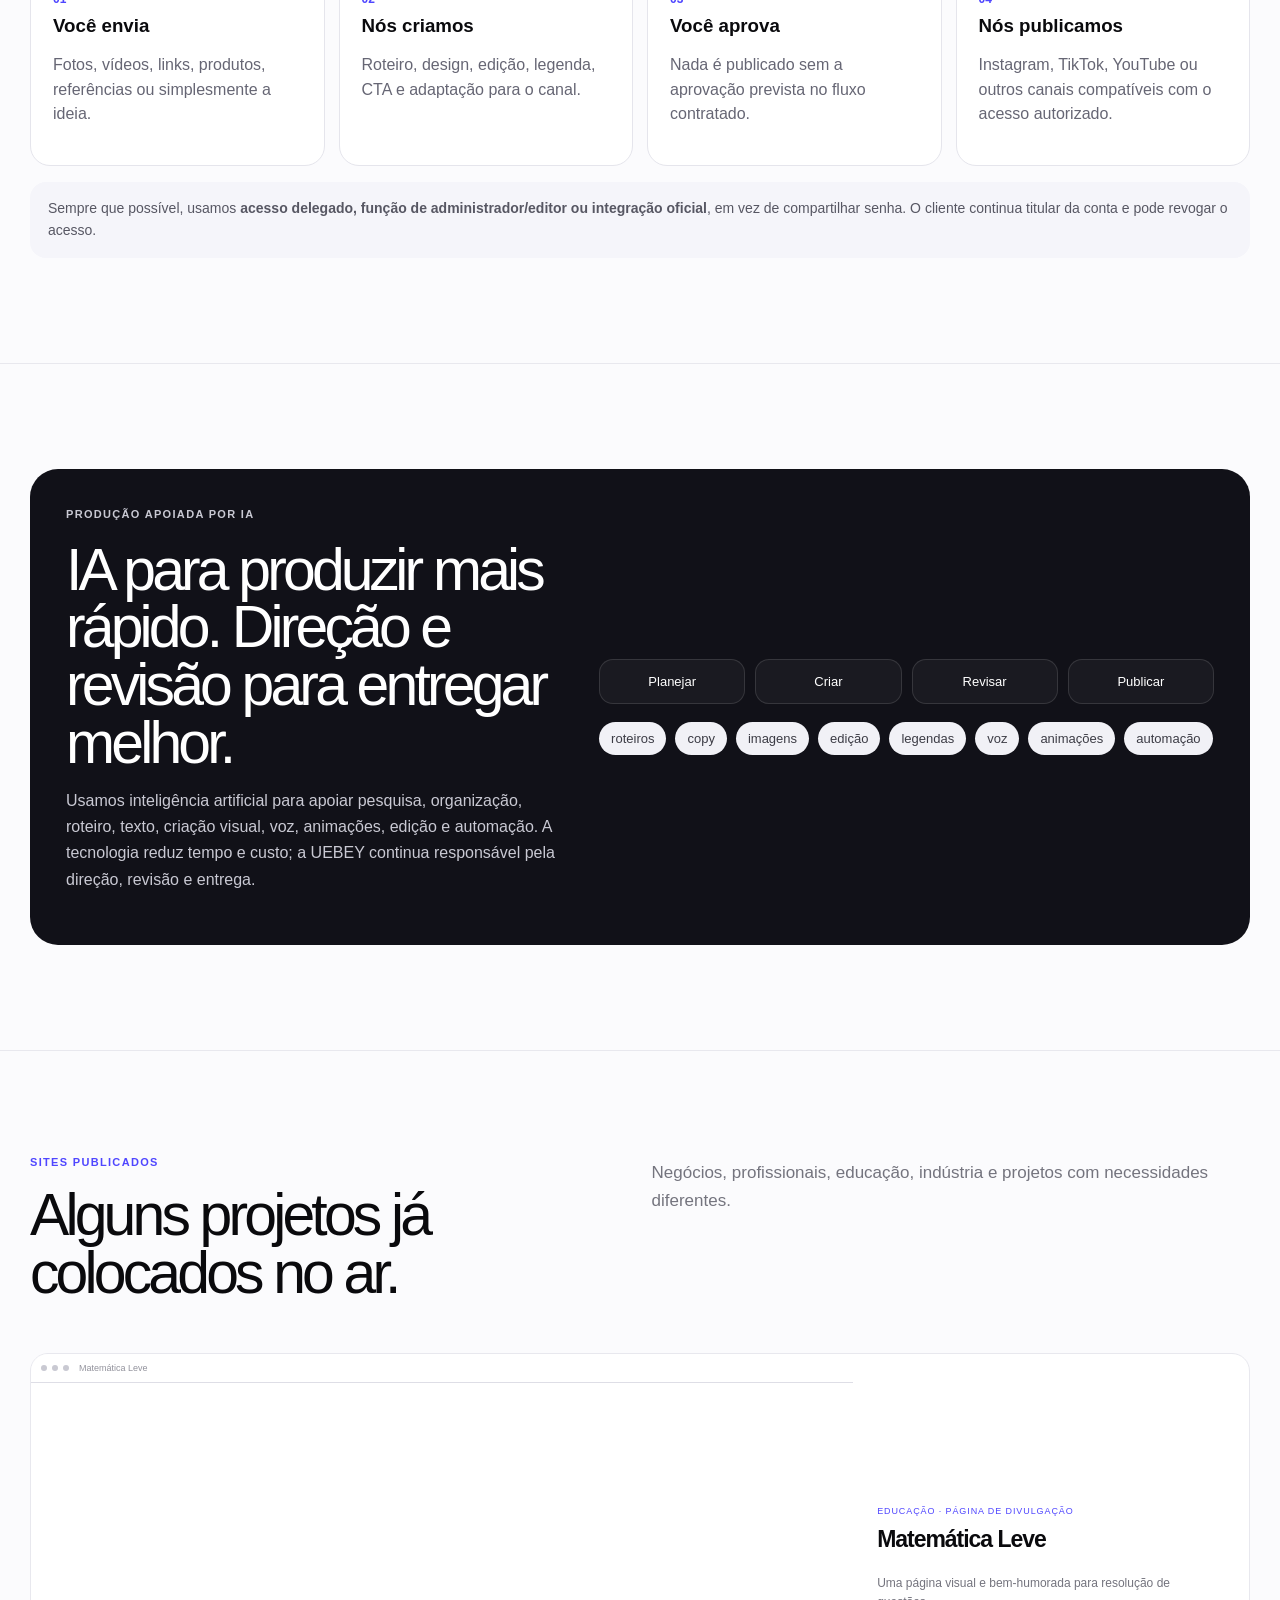
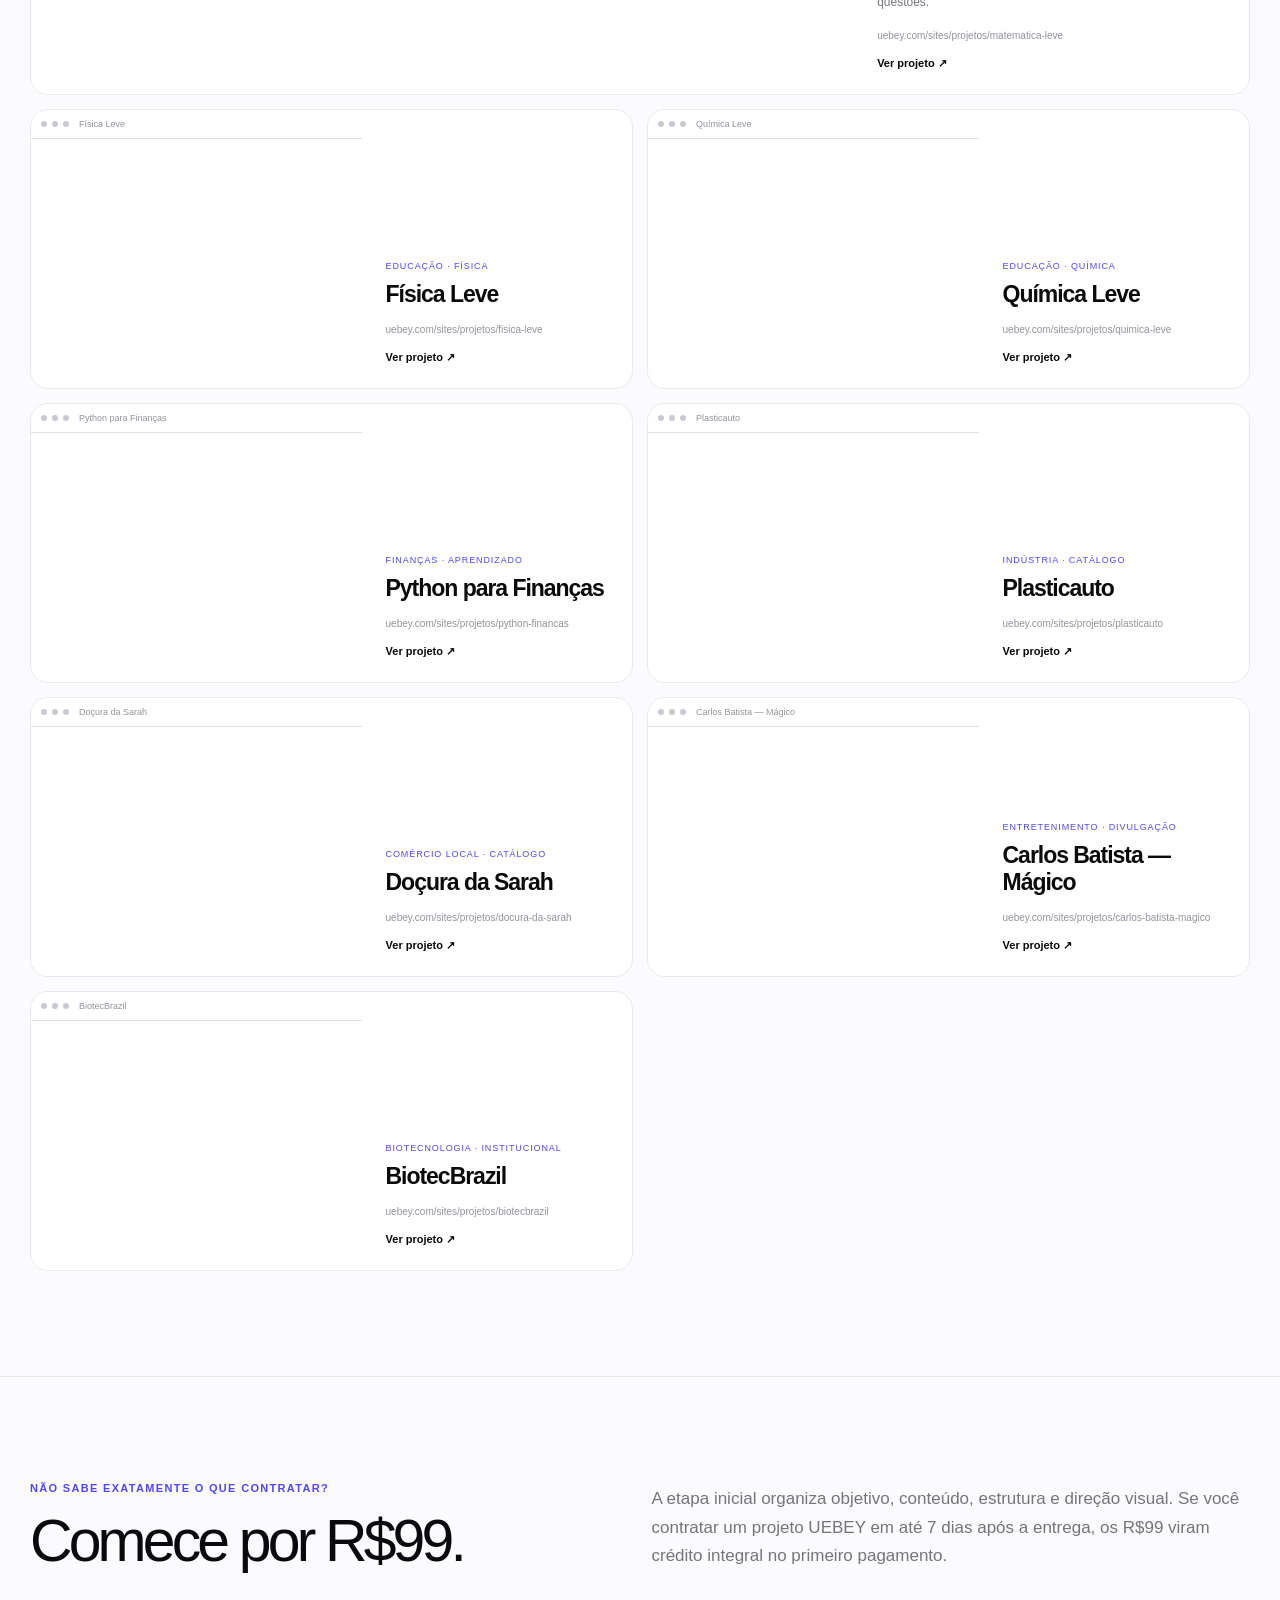
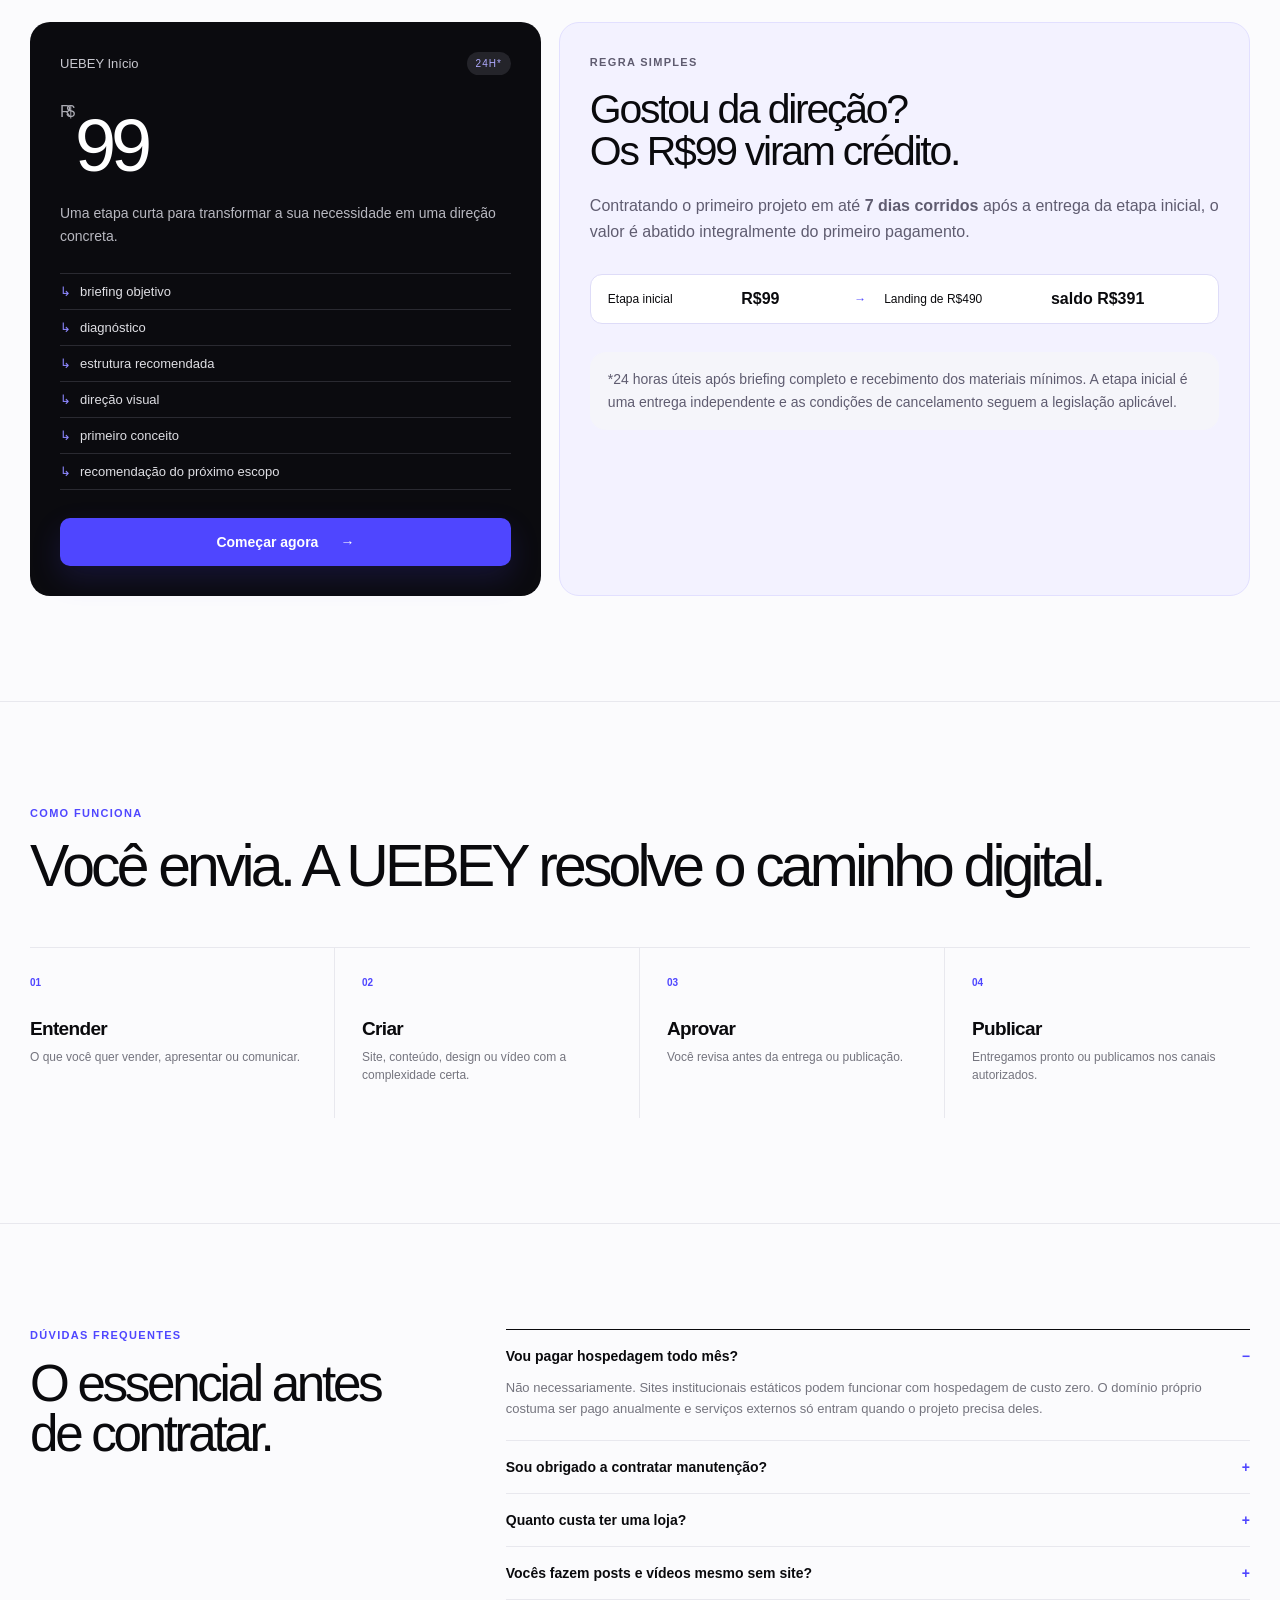
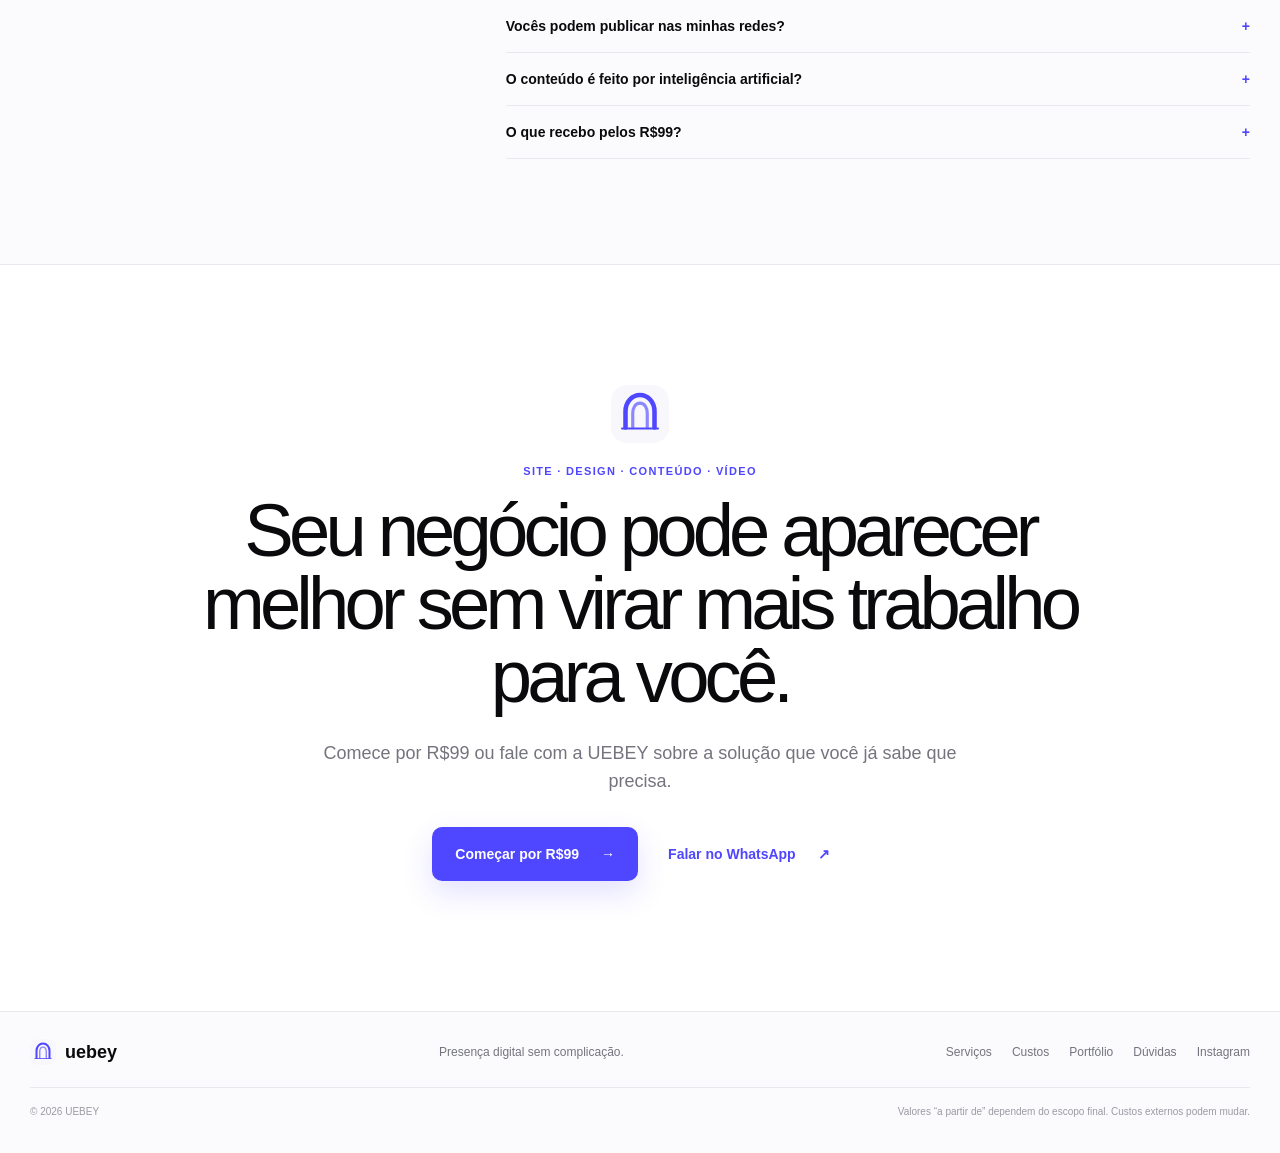
<file: sites/index.html>
<!doctype html>
<html lang="pt-BR">
<head>
  <meta charset="utf-8">
  <meta name="viewport" content="width=device-width,initial-scale=1">
  <meta name="theme-color" content="#fbfbfd">
  <meta name="description" content="UEBEY Sites — sites, catálogos, design, posts e vídeos para pequenos negócios. Custos claros, produção apoiada por IA e publicação opcional.">
  <meta property="og:type" content="website">
  <meta property="og:locale" content="pt_BR">
  <meta property="og:title" content="UEBEY Sites — sua presença digital pronta">
  <meta property="og:description" content="Sites, design, posts e vídeos. Veja quanto custa criar, manter e publicar. Comece por R$99.">
  <title>UEBEY Sites | Sites, design, posts e vídeos</title>
  <link rel="icon" href="favicon.svg" type="image/svg+xml">
  <link rel="stylesheet" href="styles.css">
  <style>
    .site-preview{background:#ececf2;position:relative;overflow:hidden;isolation:isolate}.preview-chrome{height:29px;background:#fff;border-bottom:1px solid #dedee6;display:flex;align-items:center;gap:5px;padding:0 10px;position:relative;z-index:2}.preview-chrome i{width:6px;height:6px;border-radius:50%;background:#c9c9d2;display:block}.preview-chrome span{font-size:9px;color:#92929c;margin-left:5px;white-space:nowrap;overflow:hidden;text-overflow:ellipsis}.site-preview iframe{display:block;width:100%;height:calc(100% - 29px);min-height:221px;border:0;background:#fff;pointer-events:none}.project-wide .site-preview iframe{min-height:311px}.project-url{font-size:10px;color:#92929c;margin-top:6px;line-height:1.4}.portfolio-grid{align-items:stretch}
    .quick-grid{display:grid;grid-template-columns:repeat(4,1fr);gap:14px}.quick-card{display:flex;flex-direction:column;min-height:210px;padding:24px;border:1px solid #e5e5ec;border-radius:22px;background:#fff;text-decoration:none;color:inherit}.quick-card small{color:#777783;font-size:12px;text-transform:uppercase;letter-spacing:.08em}.quick-card h3{margin:12px 0 8px;font-size:24px}.quick-card p{margin:0 0 18px;color:#666674;line-height:1.55}.quick-card strong{margin-top:auto;font-size:17px;color:#4f46ff}
    .cost-wrap{overflow:auto;border:1px solid #e6e6ee;border-radius:22px;background:#fff}.cost-table{width:100%;min-width:900px;border-collapse:collapse}.cost-table th,.cost-table td{padding:16px 18px;text-align:left;border-bottom:1px solid #eeeef3;vertical-align:top}.cost-table th{background:#f7f7fa;font-size:12px;text-transform:uppercase;letter-spacing:.05em;color:#6f6f7c}.cost-table td strong{display:block;color:#19191f;margin-bottom:3px}.cost-table tr:last-child td{border-bottom:0}.cost-note{margin-top:12px;color:#777783;font-size:12px;line-height:1.55}
    .choice-strong{display:grid;grid-template-columns:1fr 1fr;gap:18px}.choice-strong article{padding:26px;border-radius:22px;border:1px solid #e5e5ec;background:#fff}.choice-strong h3{margin:0 0 10px;font-size:25px}.choice-strong p{color:#666674;line-height:1.6}.choice-strong ul{padding-left:18px;line-height:1.8;color:#3d3d46}
    .content-grid{display:grid;grid-template-columns:repeat(3,1fr);gap:16px}.content-card{padding:26px;border:1px solid #e5e5ec;border-radius:22px;background:#fff;display:flex;flex-direction:column}.content-card.featured{border-color:rgba(79,70,255,.35);box-shadow:0 16px 44px rgba(79,70,255,.08)}.content-card .price-mini{font-size:28px;font-weight:800;margin:10px 0}.content-card p{color:#666674;line-height:1.55}.content-card ul{padding-left:18px;line-height:1.75}.content-card a{margin-top:auto}
    .ai-band{border-radius:28px;padding:36px;background:#111118;color:#fff;display:grid;grid-template-columns:.9fr 1.1fr;gap:30px;align-items:center}.ai-band h2{margin:6px 0 12px;color:#fff}.ai-band p{color:#c9c9d3;line-height:1.65}.ai-flow{display:grid;grid-template-columns:repeat(4,1fr);gap:10px}.ai-flow span{padding:14px;border:1px solid rgba(255,255,255,.12);border-radius:14px;text-align:center;font-size:13px;background:rgba(255,255,255,.04)}
    .service-list{display:flex;flex-wrap:wrap;gap:9px;margin-top:18px}.service-list span{padding:9px 12px;border-radius:999px;background:#f1f1f6;font-size:13px;color:#3c3c45}
    .publish-steps{display:grid;grid-template-columns:repeat(4,1fr);gap:14px}.publish-steps article{padding:22px;border-radius:20px;background:#fff;border:1px solid #e5e5ec}.publish-steps span{font-size:12px;color:#4f46ff;font-weight:800}.publish-steps h3{margin:8px 0}.publish-steps p{color:#666674;line-height:1.55}
    .mini-note{padding:16px 18px;border-radius:16px;background:#f5f5fa;color:#575763;line-height:1.55;font-size:14px;margin-top:16px}
    @media(max-width:1040px){.project-wide .site-preview iframe{min-height:201px}.quick-grid{grid-template-columns:1fr 1fr}.content-grid{grid-template-columns:1fr}.ai-band{grid-template-columns:1fr}.publish-steps{grid-template-columns:1fr 1fr}}
    @media(max-width:640px){.quick-grid,.choice-strong,.publish-steps{grid-template-columns:1fr}.quick-card{min-height:0}.ai-flow{grid-template-columns:1fr 1fr}.cost-table th,.cost-table td{padding:13px 14px}}
  </style>
  <script src="script.js" defer></script>
</head>
<body>
<a class="skip-link" href="#conteudo">Ir para o conteúdo</a>

<header class="site-header" id="topo">
  <div class="container nav-row">
    <a class="brand" href="#topo" aria-label="UEBEY Sites"><img src="favicon.svg" alt=""><span>uebey</span><small>sites</small></a>
    <button class="menu-toggle" type="button" aria-expanded="false" aria-controls="menu-principal" aria-label="Abrir menu"><span></span><span></span></button>
    <nav class="main-nav" id="menu-principal" aria-label="Navegação principal">
      <a href="#servicos">Serviços</a><a href="#custos">Quanto custa</a><a href="#conteudo-social">Design e vídeos</a><a href="#portfolio">Portfólio</a><a href="#faq">Dúvidas</a>
      <a class="nav-cta start-link" data-plan="start">Começar por R$99 <span>↗</span></a>
    </nav>
  </div>
</header>

<main id="conteudo">
  <section class="hero">
    <div class="container hero-grid">
      <div class="hero-copy reveal">
        <p class="eyebrow">Sites · Design · Conteúdo · Vídeo</p>
        <h1>Seu negócio pronto para <em>aparecer.</em></h1>
        <p class="hero-tagline">Da ideia à publicação, sem complicação.</p>
        <p class="hero-lead">Criamos sites, catálogos, posts e vídeos para pequenos negócios e profissionais. Você envia o que já tem; a UEBEY organiza, cria, revisa e, se quiser, publica para você.</p>
        <div class="hero-actions"><a class="button button-primary start-link" data-plan="start">Começar por R$99 <span>→</span></a><a class="button button-text" href="#custos">Ver todos os custos <span>↘</span></a></div>
        <div class="hero-proof"><span><strong>R$0/mês</strong> hospedagem em sites estáticos</span><span><strong>IA + revisão</strong> para produzir mais rápido</span><span><strong>Opcional</strong> nós publicamos por você</span></div>
        <small class="hero-note">Domínio, loja, e-mail e outros serviços externos são cobrados separadamente quando necessários.</small>
      </div>
      <div class="portal-scene reveal" aria-label="Portal visual da UEBEY"><div class="portal-aura"></div><div class="portal-shell shell-1"></div><div class="portal-shell shell-2"></div><div class="portal-shell shell-3"></div><div class="portal-door"></div><div class="portal-line"></div><div class="browser-card card-a"><span></span><span></span><span></span><b>seu.negocio</b></div><div class="browser-card card-b"><small>criar · aprovar · publicar</small><strong>Sua presença. No ar.</strong><i></i></div></div>
    </div>
  </section>

  <section class="promise-strip" aria-label="Proposta UEBEY"><div class="container promise-grid"><span>Você envia.</span><span>A gente organiza.</span><span>Você aprova.</span><span>A gente publica.</span></div></section>

  <section class="section options-section" id="servicos">
    <div class="container">
      <div class="section-head"><div><p class="eyebrow">O que você precisa?</p><h2>Escolha o ponto de partida.</h2></div><p>Você pode contratar uma entrega única ou deixar a UEBEY cuidando continuamente da sua presença digital.</p></div>
      <div class="quick-grid">
        <a class="quick-card reveal start-link" data-plan="launch"><small>01</small><h3>Site</h3><p>Landing page, página profissional ou site institucional.</p><strong>a partir de R$490 →</strong></a>
        <a class="quick-card reveal start-link" data-plan="store"><small>02</small><h3>Catálogo / Loja</h3><p>Produtos, serviços, WhatsApp, carrinho e pagamentos quando necessários.</p><strong>a partir de R$1.900 →</strong></a>
        <a class="quick-card reveal start-link" data-plan="design"><small>03</small><h3>Design / Posts</h3><p>Posts, carrosséis, banners, anúncios, materiais e identidade visual leve.</p><strong>a partir de R$79 →</strong></a>
        <a class="quick-card reveal start-link" data-plan="video"><small>04</small><h3>Vídeos / Reels</h3><p>Roteiro, cortes, legendas, animação, voz, capa e CTA.</p><strong>a partir de R$149 →</strong></a>
      </div>
    </div>
  </section>

  <section class="section" id="custos">
    <div class="container">
      <div class="section-head"><div><p class="eyebrow">Preço sem surpresa</p><h2>Quanto você vai gastar em cada situação.</h2></div><p>Separando o que é pago à UEBEY, o que pode ser cobrado por terceiros e o que acontece depois da entrega.</p></div>
      <div class="cost-wrap reveal"><table class="cost-table"><thead><tr><th>Solução</th><th>UEBEY</th><th>Custos externos típicos</th><th>Depois de pronto</th></tr></thead><tbody>
        <tr><td><strong>Landing page</strong>Até 5 seções</td><td><strong>a partir de R$490</strong>pagamento do projeto</td><td><strong>Domínio .br ~R$40/ano</strong>Hospedagem estática pode ser R$0</td><td><strong>R$0/mês é possível</strong>manutenção UEBEY é opcional</td></tr>
        <tr><td><strong>Página personalizada</strong>Mais identidade e conteúdo</td><td><strong>a partir de R$990</strong>pagamento do projeto</td><td><strong>Domínio .br ~R$40/ano</strong>serviços extras só se necessários</td><td><strong>R$0/mês é possível</strong>ou manutenção opcional</td></tr>
        <tr><td><strong>Site institucional</strong>Até 4 páginas / 10 seções</td><td><strong>a partir de R$1.490</strong>pagamento do projeto</td><td><strong>Domínio .br ~R$40/ano</strong>e-mail profissional opcional ~R$40–49/usuário/mês</td><td><strong>R$0/mês é possível</strong>se não houver serviço externo recorrente</td></tr>
        <tr><td><strong>Catálogo simples</strong>Produtos + WhatsApp</td><td><strong>a partir de R$1.900</strong>pagamento do projeto</td><td><strong>Domínio ~R$40/ano</strong>hospedagem pode ser R$0</td><td><strong>Você atualiza ou nós atualizamos</strong>conforme solução escolhida</td></tr>
        <tr><td><strong>Loja com carrinho</strong>E-commerce</td><td><strong>a partir de R$1.900</strong>implantação e configuração</td><td><strong>Nuvemshop: R$0, R$69, R$164 ou R$449/mês</strong>+ taxas de pagamento/venda conforme plano e meio</td><td><strong>Cliente paga a plataforma</strong>UEBEY pode manter/atualizar à parte</td></tr>
        <tr><td><strong>Catálogo editável / sistema</strong>Painel, login ou banco</td><td><strong>sob orçamento</strong>conforme regras e telas</td><td><strong>de R$0 a US$25+/mês</strong>backend/CMS conforme uso; domínio à parte</td><td><strong>Autonomia do cliente</strong>ou manutenção UEBEY opcional</td></tr>
        <tr><td><strong>Design / post</strong>Peça avulsa</td><td><strong>a partir de R$79</strong>por peça simples</td><td><strong>normalmente R$0</strong>sem software obrigatório para o cliente</td><td><strong>sem mensalidade</strong>a menos que contrate pacote recorrente</td></tr>
        <tr><td><strong>Vídeo / Reel</strong>Material enviado pelo cliente</td><td><strong>a partir de R$149</strong>edição curta</td><td><strong>normalmente R$0</strong>recursos premium específicos são combinados antes</td><td><strong>sem mensalidade</strong>ou pacote recorrente</td></tr>
      </tbody></table></div>
      <p class="cost-note">Referências de custos externos consultadas em 20/08/2026. Plataformas podem alterar preços e taxas. Antes da contratação, a UEBEY informa quais serviços externos serão necessários e o cliente mantém, preferencialmente, as contas em seu próprio nome.</p>
    </div>
  </section>

  <section class="section edit-section" id="manutencao">
    <div class="container">
      <div class="section-head"><div><p class="eyebrow">Depois da publicação</p><h2>Você pode atualizar sozinho. Ou pode mandar para a gente.</h2></div><p>Manutenção UEBEY não é obrigatória. A melhor opção depende da frequência de mudanças e do tipo de site.</p></div>
      <div class="choice-strong">
        <article class="reveal"><h3>Você atualiza</h3><p>Quando o projeto inclui painel, CMS ou plataforma de loja, você pode administrar o conteúdo diretamente.</p><ul><li>alterar produtos e preços</li><li>trocar fotos e textos</li><li>adicionar ou retirar itens</li><li>gerenciar pedidos quando houver loja</li></ul><div class="mini-note"><strong>Custo UEBEY depois da entrega: R$0.</strong> Pode haver mensalidade da plataforma escolhida.</div></article>
        <article class="reveal"><h3>A UEBEY atualiza</h3><p>Você envia a mudança por mensagem e nós cuidamos da atualização técnica.</p><ul><li>produtos e disponibilidade</li><li>preços e promoções</li><li>fotos, textos e links</li><li>pequenas correções e ajustes</li></ul><div class="mini-note"><strong>Essencial: R$99/mês</strong> — até 1 solicitação simples. <br><strong>Frequente: R$220/mês</strong> — até 2 solicitações simples, com prioridade.</div></article>
      </div>
    </div>
  </section>

  <section class="section options-section" id="conteudo-social">
    <div class="container">
      <div class="section-head"><div><p class="eyebrow">Design, posts e vídeos</p><h2>Não precisa parar no site.</h2></div><p>A UEBEY pode transformar fotos, vídeos, textos, produtos e ideias em conteúdo pronto para Instagram, TikTok, YouTube, WhatsApp e outros canais.</p></div>
      <div class="content-grid">
        <article class="content-card reveal"><span class="pill">Avulso</span><h3>Design</h3><div class="price-mini">a partir de R$79</div><p>Para uma peça simples e pronta para publicar.</p><ul><li>post ou card</li><li>banner / promoção</li><li>capa</li><li>material para WhatsApp</li></ul><a class="price-link start-link" data-plan="design">Quero criar uma peça →</a></article>
        <article class="content-card reveal"><span class="pill">Avulso</span><h3>Vídeo / Reel</h3><div class="price-mini">a partir de R$149</div><p>Edição curta usando material enviado pelo cliente.</p><ul><li>cortes e ritmo</li><li>legendas e textos</li><li>música / áudio</li><li>capa e CTA</li></ul><a class="price-link start-link" data-plan="video">Quero criar um vídeo →</a></article>
        <article class="content-card featured reveal"><span class="pill">Recorrente</span><h3>Presença mensal</h3><div class="price-mini">a partir de R$590/mês</div><p>Conteúdo contínuo com identidade consistente.</p><ul><li>4 peças de design</li><li>2 vídeos curtos</li><li>legendas + CTA</li><li>planejamento mensal leve</li></ul><a class="price-link start-link" data-plan="content-monthly">Quero conteúdo todo mês →</a></article>
      </div>
      <div class="scope-note reveal" style="margin-top:16px"><strong>Quer que a UEBEY publique também?</strong><p>Podemos entregar os arquivos prontos ou publicar diretamente nas contas autorizadas. Para um plano com maior frequência — por exemplo, 8 peças + 4 vídeos + planejamento e publicação — o valor começa em <strong>R$990/mês</strong>, conforme canais e volume.</p></div>
    </div>
  </section>

  <section class="section"><div class="container"><div class="section-head"><div><p class="eyebrow">Criação + publicação</p><h2>Você pode só mandar o material e aprovar.</h2></div><p>Quando autorizado, a UEBEY pode acessar a conta por permissões delegadas ou integrações disponíveis e publicar o conteúdo aprovado.</p></div><div class="publish-steps"><article class="reveal"><span>01</span><h3>Você envia</h3><p>Fotos, vídeos, links, produtos, referências ou simplesmente a ideia.</p></article><article class="reveal"><span>02</span><h3>Nós criamos</h3><p>Roteiro, design, edição, legenda, CTA e adaptação para o canal.</p></article><article class="reveal"><span>03</span><h3>Você aprova</h3><p>Nada é publicado sem a aprovação prevista no fluxo contratado.</p></article><article class="reveal"><span>04</span><h3>Nós publicamos</h3><p>Instagram, TikTok, YouTube ou outros canais compatíveis com o acesso autorizado.</p></article></div><div class="mini-note">Sempre que possível, usamos <strong>acesso delegado, função de administrador/editor ou integração oficial</strong>, em vez de compartilhar senha. O cliente continua titular da conta e pode revogar o acesso.</div></div></section>

  <section class="section"><div class="container"><div class="ai-band reveal"><div><p class="eyebrow">Produção apoiada por IA</p><h2>IA para produzir mais rápido. Direção e revisão para entregar melhor.</h2><p>Usamos inteligência artificial para apoiar pesquisa, organização, roteiro, texto, criação visual, voz, animações, edição e automação. A tecnologia reduz tempo e custo; a UEBEY continua responsável pela direção, revisão e entrega.</p></div><div><div class="ai-flow"><span>Planejar</span><span>Criar</span><span>Revisar</span><span>Publicar</span></div><div class="service-list"><span>roteiros</span><span>copy</span><span>imagens</span><span>edição</span><span>legendas</span><span>voz</span><span>animações</span><span>automação</span></div></div></div></div></section>

  <section class="section portfolio-section" id="portfolio">
    <div class="container"><div class="section-head"><div><p class="eyebrow">Sites publicados</p><h2>Alguns projetos já colocados no ar.</h2></div><p>Negócios, profissionais, educação, indústria e projetos com necessidades diferentes.</p></div><div class="portfolio-grid">
      <a class="project project-wide reveal" href="/sites/projetos/matematica-leve/"><div class="project-art site-preview"><div class="preview-chrome"><i></i><i></i><i></i><span>Matemática Leve</span></div><iframe loading="lazy" tabindex="-1" aria-hidden="true" sandbox="allow-scripts allow-same-origin" src="https://rsucupira.github.io/resolucao-matematica-vestibular-leve/"></iframe></div><div class="project-info"><small>Educação · Página de divulgação</small><h3>Matemática Leve</h3><p>Uma página visual e bem-humorada para resolução de questões.</p><span class="project-url">uebey.com/sites/projetos/matematica-leve</span><b>Ver projeto ↗</b></div></a>
      <a class="project reveal" href="/sites/projetos/fisica-leve/"><div class="project-art site-preview"><div class="preview-chrome"><i></i><i></i><i></i><span>Física Leve</span></div><iframe loading="lazy" tabindex="-1" aria-hidden="true" sandbox="allow-scripts allow-same-origin" src="https://rsucupira.github.io/resolucao-fisica-vestibular-leve/"></iframe></div><div class="project-info"><small>Educação · Física</small><h3>Física Leve</h3><span class="project-url">uebey.com/sites/projetos/fisica-leve</span><b>Ver projeto ↗</b></div></a>
      <a class="project reveal" href="/sites/projetos/quimica-leve/"><div class="project-art site-preview"><div class="preview-chrome"><i></i><i></i><i></i><span>Química Leve</span></div><iframe loading="lazy" tabindex="-1" aria-hidden="true" sandbox="allow-scripts allow-same-origin" src="https://rsucupira.github.io/resolucao-quimica-vestibular-leve/"></iframe></div><div class="project-info"><small>Educação · Química</small><h3>Química Leve</h3><span class="project-url">uebey.com/sites/projetos/quimica-leve</span><b>Ver projeto ↗</b></div></a>
      <a class="project reveal" href="/sites/projetos/python-financas/"><div class="project-art site-preview"><div class="preview-chrome"><i></i><i></i><i></i><span>Python para Finanças</span></div><iframe loading="lazy" tabindex="-1" aria-hidden="true" sandbox="allow-scripts allow-same-origin" src="https://rsucupira.github.io/python-financas/"></iframe></div><div class="project-info"><small>Finanças · Aprendizado</small><h3>Python para Finanças</h3><span class="project-url">uebey.com/sites/projetos/python-financas</span><b>Ver projeto ↗</b></div></a>
      <a class="project reveal" href="/sites/projetos/plasticauto/"><div class="project-art site-preview"><div class="preview-chrome"><i></i><i></i><i></i><span>Plasticauto</span></div><iframe loading="lazy" tabindex="-1" aria-hidden="true" sandbox="allow-scripts allow-same-origin" src="https://rsucupira.github.io/lp-plasticauto/"></iframe></div><div class="project-info"><small>Indústria · Catálogo</small><h3>Plasticauto</h3><span class="project-url">uebey.com/sites/projetos/plasticauto</span><b>Ver projeto ↗</b></div></a>
      <a class="project reveal" href="/sites/projetos/docura-da-sarah/"><div class="project-art site-preview"><div class="preview-chrome"><i></i><i></i><i></i><span>Doçura da Sarah</span></div><iframe loading="lazy" tabindex="-1" aria-hidden="true" sandbox="allow-scripts allow-same-origin" src="https://rsucupira.github.io/lp-docura-da-sarah/"></iframe></div><div class="project-info"><small>Comércio local · Catálogo</small><h3>Doçura da Sarah</h3><span class="project-url">uebey.com/sites/projetos/docura-da-sarah</span><b>Ver projeto ↗</b></div></a>
      <a class="project reveal" href="/sites/projetos/carlos-batista-magico/"><div class="project-art site-preview"><div class="preview-chrome"><i></i><i></i><i></i><span>Carlos Batista — Mágico</span></div><iframe loading="lazy" tabindex="-1" aria-hidden="true" sandbox="allow-scripts allow-same-origin" src="https://rsucupira.github.io/lp-magico/"></iframe></div><div class="project-info"><small>Entretenimento · Divulgação</small><h3>Carlos Batista — Mágico</h3><span class="project-url">uebey.com/sites/projetos/carlos-batista-magico</span><b>Ver projeto ↗</b></div></a>
      <a class="project reveal" href="/sites/projetos/biotecbrazil/"><div class="project-art site-preview"><div class="preview-chrome"><i></i><i></i><i></i><span>BiotecBrazil</span></div><iframe loading="lazy" tabindex="-1" aria-hidden="true" sandbox="allow-scripts allow-same-origin" src="https://rsucupira.github.io/lp-biotecbrazil/"></iframe></div><div class="project-info"><small>Biotecnologia · Institucional</small><h3>BiotecBrazil</h3><span class="project-url">uebey.com/sites/projetos/biotecbrazil</span><b>Ver projeto ↗</b></div></a>
    </div></div>
  </section>

  <section class="section start-section" id="start"><div class="container"><div class="section-head"><div><p class="eyebrow">Não sabe exatamente o que contratar?</p><h2>Comece por R$99.</h2></div><p>A etapa inicial organiza objetivo, conteúdo, estrutura e direção visual. Se você contratar um projeto UEBEY em até 7 dias após a entrega, os R$99 viram crédito integral no primeiro pagamento.</p></div><div class="start-grid"><article class="start-card reveal"><div class="start-top"><span>UEBEY Início</span><span class="pill">24h*</span></div><div class="start-price"><small>R$</small>99</div><p>Uma etapa curta para transformar a sua necessidade em uma direção concreta.</p><ul class="check-list"><li>briefing objetivo</li><li>diagnóstico</li><li>estrutura recomendada</li><li>direção visual</li><li>primeiro conceito</li><li>recomendação do próximo escopo</li></ul><a class="button button-primary full start-link" data-plan="start">Começar agora <span>→</span></a></article><div class="credit-panel reveal"><p class="eyebrow">Regra simples</p><h3>Gostou da direção?<br>Os R$99 viram crédito.</h3><p>Contratando o primeiro projeto em até <strong>7 dias corridos</strong> após a entrega da etapa inicial, o valor é abatido integralmente do primeiro pagamento.</p><div class="credit-example"><span>Etapa inicial</span><strong>R$99</strong><b>→</b><span>Landing de R$490</span><strong>saldo R$391</strong></div><p class="mini-note">*24 horas úteis após briefing completo e recebimento dos materiais mínimos. A etapa inicial é uma entrega independente e as condições de cancelamento seguem a legislação aplicável.</p></div></div></div></section>

  <section class="section process-section" id="processo"><div class="container"><div class="section-head compact"><div><p class="eyebrow">Como funciona</p><h2>Você envia. A UEBEY resolve o caminho digital.</h2></div></div><div class="process-grid"><article><span>01</span><h3>Entender</h3><p>O que você quer vender, apresentar ou comunicar.</p></article><article><span>02</span><h3>Criar</h3><p>Site, conteúdo, design ou vídeo com a complexidade certa.</p></article><article><span>03</span><h3>Aprovar</h3><p>Você revisa antes da entrega ou publicação.</p></article><article><span>04</span><h3>Publicar</h3><p>Entregamos pronto ou publicamos nos canais autorizados.</p></article></div></div></section>

  <section class="section faq-section" id="faq"><div class="container faq-wrap"><div><p class="eyebrow">Dúvidas frequentes</p><h2>O essencial antes de contratar.</h2></div><div class="faq-list">
    <details open><summary>Vou pagar hospedagem todo mês?</summary><p>Não necessariamente. Sites institucionais estáticos podem funcionar com hospedagem de custo zero. O domínio próprio costuma ser pago anualmente e serviços externos só entram quando o projeto precisa deles.</p></details>
    <details><summary>Sou obrigado a contratar manutenção?</summary><p>Não. Você pode deixar o site como está, atualizar sozinho quando houver painel ou contratar a UEBEY para atualizar produtos, preços, fotos, textos e links.</p></details>
    <details><summary>Quanto custa ter uma loja?</summary><p>A implantação UEBEY começa em R$1.900. Se usarmos Nuvemshop, há plano gratuito e planos pagos de R$69, R$164 e R$449 por mês, além de taxas de pagamento/venda conforme o plano e o meio utilizado.</p></details>
    <details><summary>Vocês fazem posts e vídeos mesmo sem site?</summary><p>Sim. Design, posts, carrosséis, banners e vídeos podem ser contratados separadamente ou em pacote mensal.</p></details>
    <details><summary>Vocês podem publicar nas minhas redes?</summary><p>Sim, quando a plataforma e a conta permitirem acesso autorizado. Preferimos permissões delegadas e integrações oficiais. Você continua dono da conta e pode revogar o acesso.</p></details>
    <details><summary>O conteúdo é feito por inteligência artificial?</summary><p>A IA pode apoiar pesquisa, roteiro, texto, imagem, voz, edição e automação. A UEBEY faz a direção, revisão e entrega. O objetivo é usar tecnologia para reduzir tempo e custo sem abrir mão de controle de qualidade.</p></details>
    <details><summary>O que recebo pelos R$99?</summary><p>Briefing analisado, objetivo principal, estrutura recomendada, direção visual, primeiro conceito e recomendação do próximo escopo. Não é um site completo. Se você avançar em até 7 dias, o valor vira crédito no primeiro projeto.</p></details>
  </div></div></section>

  <section class="final-cta"><div class="container final-inner"><img src="favicon.svg" alt=""><p class="eyebrow">Site · Design · Conteúdo · Vídeo</p><h2>Seu negócio pode aparecer melhor sem virar mais trabalho para você.</h2><p>Comece por R$99 ou fale com a UEBEY sobre a solução que você já sabe que precisa.</p><div class="final-actions"><a class="button button-primary large start-link" data-plan="start">Começar por R$99 <span>→</span></a><a class="button button-text whatsapp-link" data-message="Olá. Vim pela UEBEY Sites e quero conversar sobre site, design, conteúdo ou vídeo para meu negócio.">Falar no WhatsApp <span>↗</span></a></div></div></section>
</main>

<footer><div class="container footer-main"><a class="footer-brand" href="#topo"><img src="favicon.svg" alt=""><span>uebey</span></a><span>Presença digital sem complicação.</span><div><a href="#servicos">Serviços</a><a href="#custos">Custos</a><a href="#portfolio">Portfólio</a><a href="#faq">Dúvidas</a></div></div><div class="container footer-bottom"><span>© <span id="year">2026</span> UEBEY</span><span>Valores “a partir de” dependem do escopo final. Custos externos podem mudar.</span></div></footer>
</body>
</html>
</file>
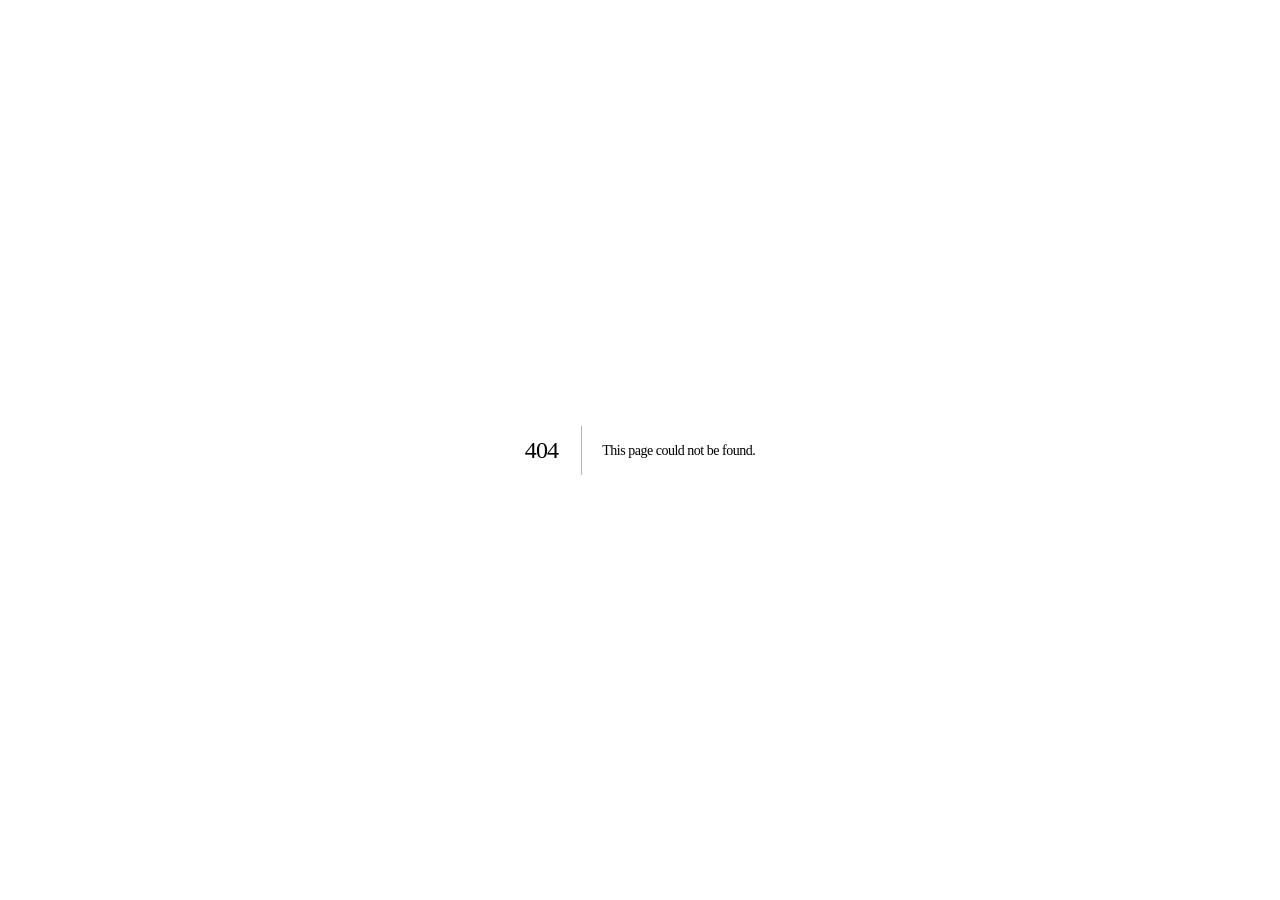
<file: sites/dentistas-vicosa/404/index.html>
<!DOCTYPE html><html lang="pt-BR"><head><meta charSet="utf-8"/><meta name="viewport" content="width=device-width, initial-scale=1"/><link rel="stylesheet" href="/sites/dentistas-vicosa/_next/static/chunks/3mf24rv1x9dpl.css" data-precedence="next"/><link rel="preload" as="script" fetchPriority="low" href="/sites/dentistas-vicosa/_next/static/chunks/0r-44omsutz67.js"/><script src="/sites/dentistas-vicosa/_next/static/chunks/2edxsc1asdjdw.js" async=""></script><script src="/sites/dentistas-vicosa/_next/static/chunks/1z5tx7mfa88wv.js" async=""></script><script src="/sites/dentistas-vicosa/_next/static/chunks/1zpo6yqk-036u.js" async=""></script><script src="/sites/dentistas-vicosa/_next/static/chunks/turbopack-40o9sao7qoluh.js" async=""></script><script src="/sites/dentistas-vicosa/_next/static/chunks/31xsddxx4z1ng.js" async="" crossorigin=""></script><meta name="robots" content="noindex"/><title>Dentistas Viçosa | Clínica Odontológica em Viçosa MG</title><meta name="description" content="Clínica odontológica no Centro de Viçosa desde 2010. Conheça a Dentistas Viçosa e consulte horários para atendimento."/><title>404: This page could not be found.</title><script src="/sites/dentistas-vicosa/_next/static/chunks/0cz1d0mv5g_q7.js" noModule=""></script></head><body><div hidden=""><!--$--><!--/$--></div><div style="font-family:system-ui,&quot;Segoe UI&quot;,Roboto,Helvetica,Arial,sans-serif,&quot;Apple Color Emoji&quot;,&quot;Segoe UI Emoji&quot;;height:100vh;text-align:center;display:flex;flex-direction:column;align-items:center;justify-content:center"><div><style>body{color:#000;background:#fff;margin:0}.next-error-h1{border-right:1px solid rgba(0,0,0,.3)}@media (prefers-color-scheme:dark){body{color:#fff;background:#000}.next-error-h1{border-right:1px solid rgba(255,255,255,.3)}}</style><h1 class="next-error-h1" style="display:inline-block;margin:0 20px 0 0;padding:0 23px 0 0;font-size:24px;font-weight:500;vertical-align:top;line-height:49px">404</h1><div style="display:inline-block"><h2 style="font-size:14px;font-weight:400;line-height:49px;margin:0">This page could not be found.</h2></div></div></div><!--$--><!--/$--><script type="application/ld+json">{"@context":"https://schema.org","@type":["Dentist","LocalBusiness"],"name":"Dentistas Viçosa","url":"https://www.uebey.com/sites/dentistas-vicosa","telephone":"(31) 3891-0382","address":{"@type":"PostalAddress","streetAddress":"Rua Dr. Milton Bandeira, 220","addressLocality":"Viçosa","addressRegion":"MG","postalCode":"36570-000","addressCountry":"BR"},"description":"Clínica odontológica em Rua Dr. Milton Bandeira, 220, Centro, Viçosa/MG, em atuação desde 2010.","aggregateRating":{"@type":"AggregateRating","ratingValue":"4.9","reviewCount":"220"},"openingHoursSpecification":[{"@type":"OpeningHoursSpecification","dayOfWeek":["Monday","Tuesday","Wednesday","Thursday","Friday"],"opens":"08:00","closes":"18:00"},{"@type":"OpeningHoursSpecification","dayOfWeek":"Saturday","opens":"08:00","closes":"12:00"}]}</script><script src="/sites/dentistas-vicosa/_next/static/chunks/0r-44omsutz67.js" id="_R_" async=""></script><script>(self.__next_f=self.__next_f||[]).push([0])</script><script>self.__next_f.push([1,"1:\"$Sreact.fragment\"\n2:I[2449,[\"/sites/dentistas-vicosa/_next/static/chunks/31xsddxx4z1ng.js\"],\"default\"]\n3:I[44213,[\"/sites/dentistas-vicosa/_next/static/chunks/31xsddxx4z1ng.js\"],\"default\"]\n4:I[80786,[\"/sites/dentistas-vicosa/_next/static/chunks/31xsddxx4z1ng.js\"],\"OutletBoundary\"]\n5:\"$Sreact.suspense\"\n8:I[80786,[\"/sites/dentistas-vicosa/_next/static/chunks/31xsddxx4z1ng.js\"],\"ViewportBoundary\"]\na:I[80786,[\"/sites/dentistas-vicosa/_next/static/chunks/31xsddxx4z1ng.js\"],\"MetadataBoundary\"]\nc:I[11123,[\"/sites/dentistas-vicosa/_next/static/chunks/31xsddxx4z1ng.js\"],\"default\",1]\n:HL[\"/sites/dentistas-vicosa/_next/static/chunks/3mf24rv1x9dpl.css\",\"style\"]\n7:X\n0:{\"P\":null,\"c\":[\"\",\"_not-found\",\"\"],\"q\":\"\",\"i\":false,\"f\":[[[\"\",{\"children\":[\"/_not-found\",{\"children\":[\"__PAGE__\",{},\"$undefined\",\"$undefined\",4608]},\"$undefined\",\"$undefined\",4608]},\"$undefined\",\"$undefined\",4624],[[\"$\",\"$1\",\"c\",{\"children\":[[[\"$\",\"link\",\"0\",{\"rel\":\"stylesheet\",\"href\":\"/sites/dentistas-vicosa/_next/static/chunks/3mf24rv1x9dpl.css\",\"precedence\":\"next\",\"crossOrigin\":\"$undefined\",\"nonce\":\"$undefined\"}],[\"$\",\"script\",\"script-0\",{\"src\":\"/sites/dentistas-vicosa/_next/static/chunks/31xsddxx4z1ng.js\",\"async\":true,\"nonce\":\"$undefined\"}]],[\"$\",\"html\",null,{\"lang\":\"pt-BR\",\"children\":[\"$\",\"body\",null,{\"children\":[[\"$\",\"$L2\",null,{\"parallelRouterKey\":\"children\",\"error\":\"$undefined\",\"errorStyles\":\"$undefined\",\"errorScripts\":\"$undefined\",\"template\":[\"$\",\"$L3\",null,{}],\"templateStyles\":\"$undefined\",\"templateScripts\":\"$undefined\",\"notFound\":[[[\"$\",\"title\",null,{\"children\":\"404: This page could not be found.\"}],[\"$\",\"div\",null,{\"style\":{\"fontFamily\":\"system-ui,\\\"Segoe UI\\\",Roboto,Helvetica,Arial,sans-serif,\\\"Apple Color Emoji\\\",\\\"Segoe UI Emoji\\\"\",\"height\":\"100vh\",\"textAlign\":\"center\",\"display\":\"flex\",\"flexDirection\":\"column\",\"alignItems\":\"center\",\"justifyContent\":\"center\"},\"children\":[\"$\",\"div\",null,{\"children\":[[\"$\",\"style\",null,{\"dangerouslySetInnerHTML\":{\"__html\":\"body{color:#000;background:#fff;margin:0}.next-error-h1{border-right:1px solid rgba(0,0,0,.3)}@media (prefers-color-scheme:dark){body{color:#fff;background:#000}.next-error-h1{border-right:1px solid rgba(255,255,255,.3)}}\"}}],[\"$\",\"h1\",null,{\"className\":\"next-error-h1\",\"style\":{\"display\":\"inline-block\",\"margin\":\"0 20px 0 0\",\"padding\":\"0 23px 0 0\",\"fontSize\":24,\"fontWeight\":500,\"verticalAlign\":\"top\",\"lineHeight\":\"49px\"},\"children\":404}],[\"$\",\"div\",null,{\"style\":{\"display\":\"inline-block\"},\"children\":[\"$\",\"h2\",null,{\"style\":{\"fontSize\":14,\"fontWeight\":400,\"lineHeight\":\"49px\",\"margin\":0},\"children\":\"This page could not be found.\"}]}]]}]}]],[]],\"forbidden\":\"$undefined\",\"unauthorized\":\"$undefined\"}],[\"$\",\"script\",null,{\"type\":\"application/ld+json\",\"dangerouslySetInnerHTML\":{\"__html\":\"{\\\"@context\\\":\\\"https://schema.org\\\",\\\"@type\\\":[\\\"Dentist\\\",\\\"LocalBusiness\\\"],\\\"name\\\":\\\"Dentistas Viçosa\\\",\\\"url\\\":\\\"https://www.uebey.com/sites/dentistas-vicosa\\\",\\\"telephone\\\":\\\"(31) 3891-0382\\\",\\\"address\\\":{\\\"@type\\\":\\\"PostalAddress\\\",\\\"streetAddress\\\":\\\"Rua Dr. Milton Bandeira, 220\\\",\\\"addressLocality\\\":\\\"Viçosa\\\",\\\"addressRegion\\\":\\\"MG\\\",\\\"postalCode\\\":\\\"36570-000\\\",\\\"addressCountry\\\":\\\"BR\\\"},\\\"description\\\":\\\"Clínica odontológica em Rua Dr. Milton Bandeira, 220, Centro, Viçosa/MG, em atuação desde 2010.\\\",\\\"aggregateRating\\\":{\\\"@type\\\":\\\"AggregateRating\\\",\\\"ratingValue\\\":\\\"4.9\\\",\\\"reviewCount\\\":\\\"220\\\"},\\\"openingHoursSpecification\\\":[{\\\"@type\\\":\\\"OpeningHoursSpecification\\\",\\\"dayOfWeek\\\":[\\\"Monday\\\",\\\"Tuesday\\\",\\\"Wednesday\\\",\\\"Thursday\\\",\\\"Friday\\\"],\\\"opens\\\":\\\"08:00\\\",\\\"closes\\\":\\\"18:00\\\"},{\\\"@type\\\":\\\"OpeningHoursSpecification\\\",\\\"dayOfWeek\\\":\\\"Saturday\\\",\\\"opens\\\":\\\"08:00\\\",\\\"closes\\\":\\\"12:00\\\"}]}\"}}]]}]}]]}],{\"children\":[[\"$\",\"$1\",\"c\",{\"children\":[null,[\"$\",\"$L2\",null,{\"parallelRouterKey\":\"children\",\"error\":\"$undefined\",\"errorStyles\":\"$undefined\",\"errorScripts\":\"$undefined\",\"template\":[\"$\",\"$L3\",null,{}],\"templateStyles\":\"$undefined\",\"templateScripts\":\"$undefined\",\"notFound\":\"$undefined\",\"forbidden\":\"$undefined\",\"unauthorized\":\"$undefined\"}]]}],{\"children\":[[\"$\",\"$1\",\"c\",{\"children\":[[[\"$\",\"title\",null,{\"children\":\"404: This page could not be found.\"}],[\"$\",\"div\",null,{\"style\":\"$0:f:0:1:0:props:children:1:props:children:props:children:0:props:notFound:0:1:props:style\",\"children\":[\"$\",\"div\",null,{\"children\":[[\"$\",\"style\",null,{\"dangerouslySetInnerHTML\":{\"__html\":\"body{color:#000;background:#fff;margin:0}.next-error-h1{border-right:1px solid rgba(0,0,0,.3)}@media (prefers-color-scheme:dark){body{color:#fff;background:#000}.next-error-h1{border-right:1px solid rgba(255,255,255,.3)}}\"}}],[\"$\",\"h1\",null,{\"className\":\"next-error-h1\",\"style\":\"$0:f:0:1:0:props:children:1:props:children:props:children:0:props:notFound:0:1:props:children:props:children:1:props:style\",\"children\":404}],[\"$\",\"div\",null,{\"style\":\"$0:f:0:1:0:props:children:1:props:children:props:children:0:props:notFound:0:1:props:children:props:children:2:props:style\",\"children\":[\"$\",\"h2\",null,{\"style\":\"$0:f:0:1:0:props:children:1:props:children:props:children:0:props:notFound:0:1:props:children:props:children:2:props:children:props:style\",\"children\":\"This page could not be found.\"}]}]]}]}]],null,[\"$\",\"$L4\",null,{\"children\":[\"$\",\"$5\",null,{\"name\":\"Next.MetadataOutlet\",\"children\":\"$@6\"}]}]]}],{},null,false,null]},null,false,\"$7\"]},null,false,null],[\"$\",\"$1\",\"h\",{\"children\":[[\"$\",\"meta\",null,{\"name\":\"robots\",\"content\":\"noindex\"}],[\"$\",\"$L8\",null,{\"children\":\"$L9\"}],[\"$\",\"div\",null,{\"hidden\":true,\"children\":[\"$\",\"$La\",null,{\"children\":[\"$\",\"$5\",null,{\"name\":\"Next.Metadata\",\"children\":\"$Lb\"}]}]}],null]}],false]],\"m\":\"$undefined\",\"G\":[\"$c\",[[\"$\",\"link\",\"0\",{\"rel\":\"stylesheet\",\"href\":\"/sites/dentistas-vicosa/_next/static/chunks/3mf24rv1x9dpl.css\",\"precedence\":\"next\",\"crossOrigin\":\"$undefined\",\"nonce\":\"$undefined\"}]]],\"S\":true,\"h\":null,\"r\":\"$undefined\",\"s\":\"$undefined\",\"a\":\"$undefined\",\"l\":\"$undefined\",\"p\":\"$undefined\",\"d\":\"$undefined\",\"b\":\"eLrQ311c10XtM-Qt2L8Et\"}\n7:C\n9:[[\"$\",\"meta\",\"0\",{\"charSet\":\"utf-8\"}],[\"$\",\"meta\",\"1\",{\"name\":\"viewport\",\"content\":\"width=device-width, initial-scale=1\"}]]\n6:null\nb:[[\"$\",\"title\",\"0\",{\"children\":\"Dentistas Viçosa | Clínica Odontológica em Viçosa MG\"}],[\"$\",\"meta\",\"1\",{\"name\":\"description\",\"content\":\"Clínica odontológica no Centro de Viçosa desde 2010. Conheça a Dentistas Viçosa e consulte horários para atendimento.\"}]]\n"])</script></body></html>
</file>
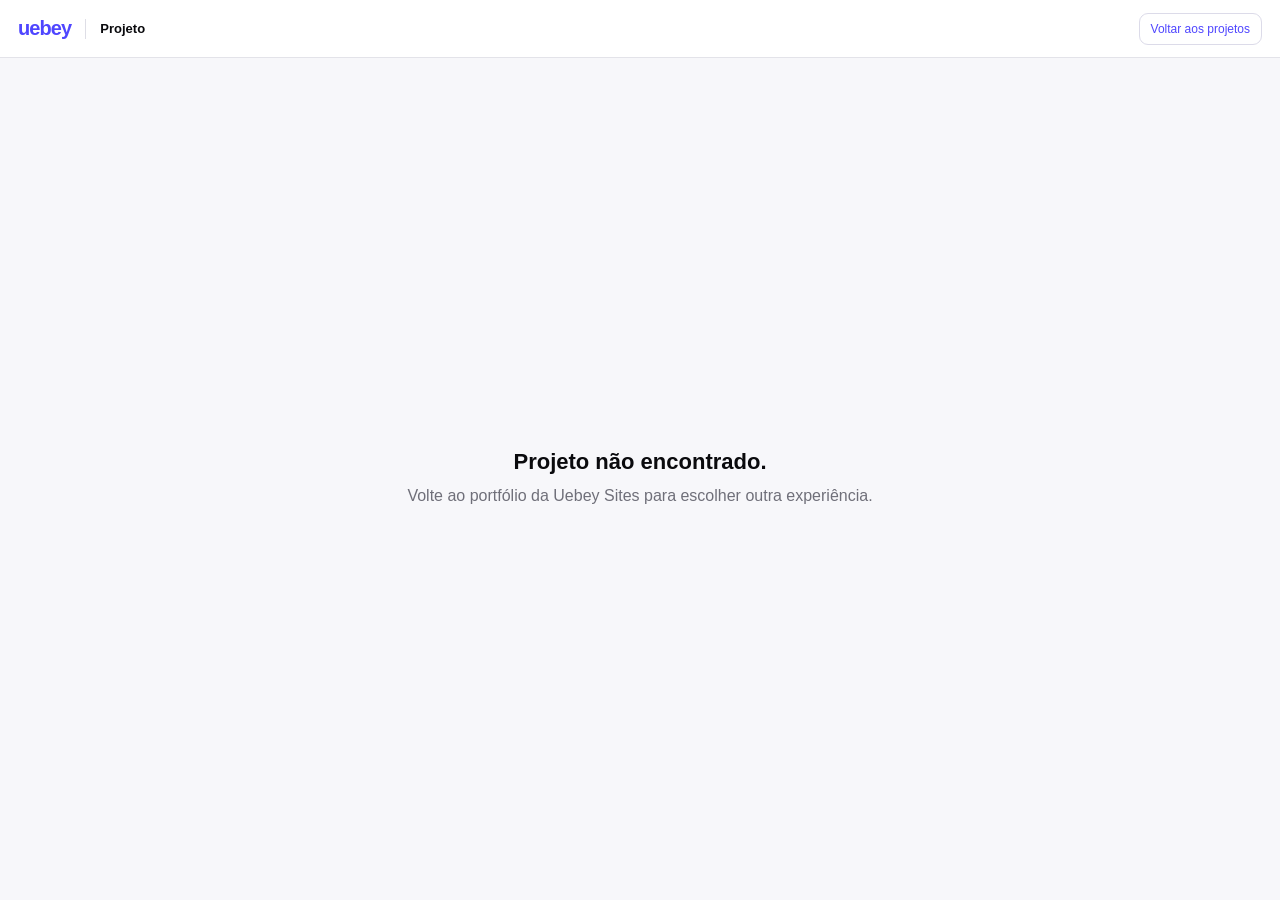
<file: sites/projetos/biotecbrazil/index.html>
<!doctype html>
<html lang="pt-BR">
<head>
  <meta charset="utf-8">
  <meta name="viewport" content="width=device-width,initial-scale=1">
  <meta name="theme-color" content="#fbfbfd">
  <title>Projeto Uebey</title>
  <style>
    *{box-sizing:border-box}html,body{margin:0;height:100%;font-family:Inter,ui-sans-serif,-apple-system,BlinkMacSystemFont,"Segoe UI",sans-serif;background:#f5f5f8;color:#0a0a0d}body{display:grid;grid-template-rows:58px 1fr}.barra{display:flex;align-items:center;gap:14px;padding:0 18px;border-bottom:1px solid #e3e3e9;background:rgba(255,255,255,.96);position:relative;z-index:2}.marca{font-size:20px;font-weight:700;letter-spacing:-.045em;color:#4f46ff}.divisor{width:1px;height:20px;background:#dedee6}.titulo{font-size:13px;font-weight:650;white-space:nowrap;overflow:hidden;text-overflow:ellipsis}.voltar{margin-left:auto;font-size:12px;text-decoration:none;color:#4f46ff;border:1px solid #dcdbe9;padding:8px 11px;border-radius:9px;background:#fff}.quadro{position:relative;min-height:0}.quadro iframe{width:100%;height:100%;border:0;background:#fff;display:block}.erro{display:none;position:absolute;inset:0;place-items:center;text-align:center;padding:32px;background:#f7f7fa}.erro strong{display:block;font-size:22px;margin-bottom:8px}.erro p{color:#6f6f79;max-width:520px;margin:0 auto;line-height:1.6}@media(max-width:600px){body{grid-template-rows:54px 1fr}.barra{padding:0 12px}.divisor{display:none}.titulo{font-size:11px}.voltar{padding:7px 9px}}
  </style>
</head>
<body>
  <header class="barra"><span class="marca">uebey</span><span class="divisor"></span><span class="titulo" id="titulo">Projeto</span><a class="voltar" href="/sites/#portfolio">Voltar aos projetos</a></header>
  <main class="quadro"><iframe id="projeto" title="Projeto Uebey" loading="eager" referrerpolicy="no-referrer-when-downgrade"></iframe><div class="erro" id="erro"><div><strong>Projeto não encontrado.</strong><p>Volte ao portfólio da Uebey Sites para escolher outra experiência.</p></div></div></main>
  <script>
    (()=>{const projetos={
      'matematica-leve':['Matemática Leve','https://rsucupira.github.io/resolucao-matematica-vestibular-leve/'],
      'fisica-leve':['Física Leve','https://rsucupira.github.io/resolucao-fisica-vestibular-leve/'],
      'quimica-leve':['Química Leve','https://rsucupira.github.io/resolucao-quimica-vestibular-leve/'],
      'python-financas':['Python para Finanças','https://rsucupira.github.io/python-financas/'],
      'plasticauto':['Plasticauto','https://rsucupira.github.io/lp-plasticauto/'],
      'docura-da-sarah':['Doçura da Sarah','https://rsucupira.github.io/lp-docura-da-sarah/'],
      'carlos-batista-magico':['Carlos Batista — Mágico','https://rsucupira.github.io/lp-magico/'],
      'biotecbrazil':['BiotecBrazil','https://rsucupira.github.io/lp-biotecbrazil/']
    };const partes=location.pathname.split('/').filter(Boolean);const slug=partes[partes.length-1];const item=projetos[slug];if(!item){document.getElementById('projeto').remove();document.getElementById('erro').style.display='grid';return}document.title=item[0]+' — Projeto Uebey';document.getElementById('titulo').textContent=item[0];const frame=document.getElementById('projeto');frame.title=item[0];frame.src=item[1]})();
  </script>
</body>
</html>
</file>
<file: styles.css>
:root{--bg:#fbfbfd;--surface:#fff;--ink:#0a0a0d;--muted:#74747e;--line:#e8e8ee;--accent:#4f46ff;--accent2:#8d87ff;--soft:#f3f2ff;--dark:#0b0b0f;--max:1220px;--radius:20px}*{box-sizing:border-box}html{scroll-behavior:smooth}body{margin:0;background:var(--bg);color:var(--ink);font-family:Inter,ui-sans-serif,-apple-system,BlinkMacSystemFont,"Segoe UI",sans-serif;-webkit-font-smoothing:antialiased}a{color:inherit;text-decoration:none;cursor:pointer}img{display:block;max-width:100%}.container{width:min(calc(100% - 40px),var(--max));margin:auto}.skip-link{position:absolute;left:-999px;top:0}.skip-link:focus{left:16px;top:16px;z-index:100;background:#fff;padding:10px 14px;border-radius:10px}.site-header{position:sticky;top:0;z-index:50;background:rgba(251,251,253,.86);backdrop-filter:blur(18px);border-bottom:1px solid rgba(232,232,238,.8)}.nav-row{height:78px;display:flex;align-items:center;justify-content:space-between}.brand{display:flex;align-items:center;gap:10px;font-size:24px;font-weight:650;letter-spacing:-.045em}.brand img{width:32px;height:32px}.brand small{font-size:11px;font-weight:700;letter-spacing:.11em;text-transform:uppercase;color:var(--muted);margin-left:2px}.main-nav{display:flex;align-items:center;gap:27px;font-size:13px;color:#44444c}.main-nav a:hover{color:var(--accent)}.nav-cta{border:1px solid #d9d9e1;background:#fff;padding:10px 14px;border-radius:10px;display:inline-flex;gap:14px;align-items:center}.nav-cta span{color:var(--accent)}.menu-toggle{display:none;border:0;background:none;width:38px;height:38px;align-items:center;justify-content:center;flex-direction:column;gap:5px}.menu-toggle span{width:20px;height:1px;background:var(--ink)}.hero{min-height:740px;display:flex;align-items:center;border-bottom:1px solid var(--line)}.hero-grid{display:grid;grid-template-columns:1.05fr .95fr;gap:70px;align-items:center;padding:72px 0 62px}.eyebrow{margin:0 0 18px;color:var(--accent);font-size:11px;font-weight:700;letter-spacing:.12em;text-transform:uppercase}.hero h1,.section h2,.final-cta h2{font-weight:520;letter-spacing:-.065em;line-height:.98;margin:0}.hero h1{font-size:clamp(56px,6.8vw,100px);max-width:760px}.hero h1 em{font-style:normal;color:var(--accent)}.hero-tagline{font-size:clamp(21px,2vw,28px);letter-spacing:-.04em;margin:25px 0 0}.hero-lead{font-size:18px;line-height:1.65;color:var(--muted);max-width:660px;margin:20px 0 0}.hero-actions,.final-actions{display:flex;gap:12px;align-items:center;flex-wrap:wrap;margin-top:31px}.button{min-height:48px;padding:0 18px;border-radius:10px;display:inline-flex;align-items:center;justify-content:center;gap:22px;font-size:14px;font-weight:600;transition:.18s ease}.button-primary{background:var(--accent);color:#fff;box-shadow:0 12px 30px rgba(79,70,255,.16)}.button-primary:hover{background:#4038ec;transform:translateY(-1px)}.button-text{color:var(--accent)}.button-dark{background:var(--dark);color:#fff}.button.full{width:100%}.button.large{min-height:54px;padding:0 23px}.hero-proof{display:flex;gap:0;margin-top:42px;border-top:1px solid var(--line);border-bottom:1px solid var(--line);max-width:700px}.hero-proof span{padding:16px 22px 16px 0;margin-right:22px;border-right:1px solid var(--line);font-size:12px;color:var(--muted)}.hero-proof span:last-child{border-right:0}.hero-proof strong{color:var(--ink);font-size:15px;margin-right:5px}.hero-note{display:block;color:#9a9aa2;font-size:10px;margin-top:9px}.portal-scene{height:530px;position:relative;display:flex;align-items:flex-end;justify-content:center;isolation:isolate}.portal-aura{position:absolute;bottom:4%;width:80%;height:30%;background:radial-gradient(ellipse at center,rgba(79,70,255,.2),transparent 70%);filter:blur(22px);z-index:-3}.portal-shell{position:absolute;left:50%;bottom:7%;transform:translateX(-50%);border:2px solid #e8e7f3;border-bottom:0;border-radius:999px 999px 0 0}.shell-1{width:78%;height:82%}.shell-2{width:59%;height:64%;border-color:#dcdaef}.shell-3{width:39%;height:47%;border-color:#a9a4ff;box-shadow:0 0 35px rgba(79,70,255,.13)}.portal-door{position:absolute;bottom:7%;width:22%;height:30%;border:2px solid #655dff;border-bottom:0;border-radius:999px 999px 0 0;box-shadow:0 0 40px rgba(79,70,255,.24),inset 0 0 30px rgba(79,70,255,.08)}.portal-line{position:absolute;bottom:7%;height:1px;width:88%;background:linear-gradient(90deg,transparent,#d7d4ff,var(--accent),#d7d4ff,transparent);box-shadow:0 0 22px rgba(79,70,255,.4)}.browser-card{position:absolute;background:rgba(255,255,255,.92);border:1px solid #dedee6;border-radius:12px;box-shadow:0 22px 70px rgba(15,15,25,.09);backdrop-filter:blur(10px)}.card-a{left:2%;top:31%;width:172px;height:48px;padding:12px}.card-a span{display:inline-block;width:5px;height:5px;border-radius:50%;background:#c8c8d0;margin-right:3px}.card-a b{font-size:10px;float:right;color:#85858e;font-weight:550}.card-b{right:2%;bottom:21%;width:190px;padding:17px}.card-b small{color:var(--accent);font-size:9px;text-transform:uppercase;letter-spacing:.12em}.card-b strong{display:block;font-size:17px;letter-spacing:-.04em;margin:8px 0 13px}.card-b i{display:block;width:70px;height:5px;border-radius:99px;background:var(--accent)}.promise-strip{border-bottom:1px solid var(--line);padding:20px 0}.promise-grid{display:flex;justify-content:space-between;gap:22px;flex-wrap:wrap;font-size:12px;color:var(--muted)}.promise-grid span:first-child{color:var(--ink)}.section{padding:105px 0;border-bottom:1px solid var(--line)}.section-head{display:grid;grid-template-columns:.95fr 1.05fr;gap:80px;margin-bottom:52px;align-items:start}.section-head.compact{grid-template-columns:1fr}.section h2{font-size:clamp(39px,4.6vw,70px)}.section-head>p{font-size:17px;line-height:1.65;color:var(--muted);margin:3px 0 0;max-width:660px}.start-grid{display:grid;grid-template-columns:.85fr 1.15fr;gap:18px}.start-card,.credit-panel{border-radius:var(--radius);padding:30px}.start-card{background:var(--dark);color:#fff}.start-top{display:flex;align-items:center;justify-content:space-between;color:#c8c8cf;font-size:13px}.pill{padding:6px 9px;background:#24242a;border-radius:99px;color:#afaaff;font-size:10px;text-transform:uppercase;letter-spacing:.1em}.start-price{font-size:74px;letter-spacing:-.07em;margin:28px 0 6px}.start-price small{font-size:16px;vertical-align:top;margin-right:5px;color:#aaaab2}.start-card>p{color:#b8b8c0;line-height:1.6;font-size:14px}.check-list{list-style:none;padding:0;margin:26px 0 28px;border-top:1px solid #2a2a31}.check-list li{padding:10px 0;border-bottom:1px solid #2a2a31;color:#dfdfe4;font-size:13px}.check-list li:before{content:"↳";color:#8d87ff;margin-right:9px}.credit-panel{background:var(--soft);border:1px solid #e2e0ff}.credit-panel h3{font-size:clamp(30px,3.2vw,50px);line-height:1.02;letter-spacing:-.055em;margin:0 0 20px;font-weight:530}.credit-panel>p{color:#5f5c70;line-height:1.65}.credit-example{display:grid;grid-template-columns:auto auto 24px auto auto;gap:12px;align-items:center;background:#fff;border:1px solid #dedcf8;padding:15px 17px;border-radius:12px;margin:28px 0;font-size:12px}.credit-example strong{font-size:16px}.credit-example b{color:var(--accent);text-align:center}.credit-rules{display:grid;gap:13px}.credit-rules>div{display:grid;grid-template-columns:30px 1fr;gap:10px}.credit-rules span{color:var(--accent);font-size:10px;font-weight:700}.credit-rules p{margin:0;color:#666273;font-size:13px;line-height:1.5}.scope-note{margin-top:18px;padding:20px 22px;border:1px solid var(--line);border-radius:14px;background:#fff}.scope-note strong{font-size:13px}.scope-note p{margin:6px 0 0;color:var(--muted);font-size:12px;line-height:1.6}.options-section{background:#fff}.pricing-grid{display:grid;grid-template-columns:repeat(4,1fr);gap:12px}.price-card{border:1px solid var(--line);border-radius:18px;padding:24px;display:flex;flex-direction:column;min-height:500px;background:#fff;transition:.18s}.price-card:hover{transform:translateY(-2px);box-shadow:0 18px 50px rgba(20,20,30,.055)}.price-card.featured{border-color:#bcb8ff;background:#fcfbff}.price-head{display:flex;justify-content:space-between;gap:10px}.price-head span{font-weight:650}.price-head small{color:var(--muted);font-size:10px}.price{font-size:38px;letter-spacing:-.055em;margin:30px 0 12px}.price small{font-size:11px;color:var(--muted);letter-spacing:0;margin-right:5px}.price-card>p{color:var(--muted);font-size:13px;line-height:1.55;min-height:61px}.price-card ul{list-style:none;padding:0;margin:20px 0;border-top:1px solid var(--line)}.price-card li{padding:9px 0;border-bottom:1px solid var(--line);font-size:12px;color:#55555e}.price-card li:before{content:"·";color:var(--accent);margin-right:7px}.deadline{margin-top:auto;padding:15px 0}.deadline strong{display:block;font-size:12px}.deadline span{display:block;color:var(--muted);font-size:10px;line-height:1.4;margin-top:4px}.price-link{display:flex;justify-content:space-between;align-items:center;border-top:1px solid var(--ink);padding-top:15px;font-size:12px;font-weight:650}.price-link span{color:var(--accent)}.rules-grid,.process-grid{display:grid;grid-template-columns:repeat(4,1fr);border-top:1px solid var(--line)}.rules-grid article,.process-grid article{padding:24px 27px 15px 0;border-right:1px solid var(--line);min-height:170px}.rules-grid article:not(:first-child),.process-grid article:not(:first-child){padding-left:27px}.rules-grid article:last-child,.process-grid article:last-child{border-right:0}.rules-grid span,.process-grid span{font-size:10px;color:var(--accent);font-weight:700}.rules-grid h3,.process-grid h3{font-size:19px;letter-spacing:-.035em;margin:28px 0 8px}.rules-grid p,.process-grid p{font-size:12px;color:var(--muted);line-height:1.55;margin:0}.timeline-rule{margin-top:30px;background:var(--dark);color:#c5c5cc;padding:20px 22px;border-radius:13px;font-size:12px;line-height:1.6}.timeline-rule strong{color:#fff}.edit-section{background:#f6f6f9}.edit-grid{display:grid;grid-template-columns:.8fr 1.2fr;gap:90px}.edit-grid h2{font-size:clamp(38px,4.4vw,64px)}.edit-copy>p{color:var(--muted);font-size:16px;line-height:1.7;margin:0 0 18px}.choice-grid{display:grid;grid-template-columns:1fr 1fr;gap:12px;margin-top:30px}.choice-grid article{background:#fff;border:1px solid var(--line);padding:20px;border-radius:14px}.choice-grid strong{font-size:20px;letter-spacing:-.04em}.choice-grid span{display:block;color:var(--accent);font-size:10px;text-transform:uppercase;letter-spacing:.1em;margin:7px 0 14px}.choice-grid p{font-size:12px;color:var(--muted);line-height:1.55;margin:0}.portfolio-grid{display:grid;grid-template-columns:repeat(2,1fr);gap:14px}.project{background:#fff;border:1px solid var(--line);border-radius:18px;overflow:hidden;display:grid;grid-template-columns:1.1fr .9fr;min-height:280px;transition:.18s}.project-wide{grid-column:span 2;grid-template-columns:1.35fr .65fr;min-height:340px}.project:hover{transform:translateY(-2px);box-shadow:0 18px 50px rgba(15,15,25,.05)}.project-art{position:relative;overflow:hidden;background:linear-gradient(135deg,#f8f8fe,#efedff);min-height:250px}.math-art span{position:absolute;color:#615aff;font-weight:650}.math-art span:nth-child(1){font-size:92px;left:18%;top:22%}.math-art span:nth-child(2){font-size:42px;left:47%;top:46%}.math-art span:nth-child(3){font-size:55px;right:18%;top:19%}.python-art span{position:absolute;left:50%;top:50%;transform:translate(-50%,-50%);font-size:60px;letter-spacing:-.08em;color:var(--accent)}.python-art i{position:absolute;width:150px;height:150px;border:1px solid #b7b3ff;border-radius:50%;left:50%;top:50%;transform:translate(-50%,-50%);box-shadow:0 0 0 35px rgba(79,70,255,.05)}.grid-art{background-image:linear-gradient(rgba(79,70,255,.08) 1px,transparent 1px),linear-gradient(90deg,rgba(79,70,255,.08) 1px,transparent 1px);background-size:25px 25px}.dots-art{display:flex;align-items:center;justify-content:center;gap:13px;background:#fff7fb}.dots-art i{width:52px;height:52px;border-radius:50%;background:linear-gradient(135deg,#ffb9d4,#ffd9e7)}.dots-art i:nth-child(2){width:75px;height:75px}.magic-art{display:grid;place-items:center;background:radial-gradient(circle at 50% 48%,#5d347f,#0b0910 58%)}.magic-art span{color:#fff;font-size:72px;text-shadow:0 0 25px #c58aff}.orbit-art i,.orbit-art b{position:absolute;border:1px solid #655dff;border-radius:50%;left:50%;top:50%;transform:translate(-50%,-50%)}.orbit-art i{width:145px;height:145px}.orbit-art b{width:75px;height:75px;box-shadow:0 0 0 35px rgba(79,70,255,.055)}.project-info{padding:24px;display:flex;flex-direction:column;justify-content:flex-end}.project-info small{color:var(--accent);font-size:9px;text-transform:uppercase;letter-spacing:.1em}.project-info h3{font-size:23px;letter-spacing:-.045em;margin:10px 0 9px}.project-info p{color:var(--muted);font-size:12px;line-height:1.55}.project-info b{font-size:11px;margin-top:14px}.care-section{background:var(--soft)}.care-wrap{display:grid;grid-template-columns:.65fr 1fr auto;gap:28px;align-items:center}.care-wrap h2{font-size:clamp(35px,4vw,58px)}.care-plans{display:grid;grid-template-columns:1fr 1fr;gap:10px}.care-plans article{background:#fff;border:1px solid #e0defb;padding:18px;border-radius:13px}.care-plans span{font-size:10px;color:var(--accent);text-transform:uppercase;letter-spacing:.1em}.care-plans strong{display:block;font-size:20px;margin:8px 0}.care-plans p{font-size:11px;line-height:1.5;color:var(--muted);margin:0}.faq-wrap{display:grid;grid-template-columns:.7fr 1.3fr;gap:75px}.faq-wrap h2{font-size:clamp(38px,4vw,60px)}.faq-list{border-top:1px solid var(--ink)}details{border-bottom:1px solid var(--line);padding:18px 0}summary{cursor:pointer;font-size:14px;font-weight:620;list-style:none;padding-right:28px;position:relative}summary::-webkit-details-marker{display:none}summary:after{content:"+";position:absolute;right:0;color:var(--accent)}details[open] summary:after{content:"−"}details p{color:var(--muted);font-size:13px;line-height:1.65;max-width:760px;margin:13px 0 3px}.final-cta{padding:120px 0 130px;text-align:center;background:#fff}.final-inner{display:flex;flex-direction:column;align-items:center}.final-inner>img{width:58px;height:58px;margin-bottom:22px}.final-cta h2{font-size:clamp(44px,5.8vw,84px);max-width:1000px}.final-cta>div>p:not(.eyebrow){color:var(--muted);font-size:18px;line-height:1.6;max-width:700px;margin:25px auto 0}footer{border-top:1px solid var(--line);padding:27px 0 36px}.footer-main,.footer-bottom{display:flex;align-items:center;justify-content:space-between;gap:20px}.footer-main{font-size:12px;color:var(--muted)}.footer-brand{display:flex;align-items:center;gap:9px;color:var(--ink);font-size:18px;font-weight:650}.footer-brand img{width:26px}.footer-main div{display:flex;gap:20px}.footer-bottom{border-top:1px solid var(--line);margin-top:22px;padding-top:18px;color:#9a9aa2;font-size:10px}.reveal{opacity:0;transform:translateY(14px);transition:opacity .55s ease,transform .55s ease}.reveal.visible{opacity:1;transform:none}@media(max-width:1040px){.hero-grid{grid-template-columns:1fr}.portal-scene{height:420px}.section-head,.edit-grid,.faq-wrap{grid-template-columns:1fr;gap:28px}.pricing-grid{grid-template-columns:repeat(2,1fr)}.start-grid{grid-template-columns:1fr}.care-wrap{grid-template-columns:1fr}.project-wide{grid-column:auto}.project,.project-wide{grid-template-columns:1fr}.project-art{min-height:230px}}@media(max-width:760px){.container{width:min(calc(100% - 28px),var(--max))}.nav-row{height:68px}.main-nav{position:absolute;top:68px;left:0;right:0;background:#fff;border-bottom:1px solid var(--line);padding:18px 14px;display:none;flex-direction:column;align-items:stretch;gap:6px}.main-nav.open{display:flex}.main-nav a{padding:11px 10px}.menu-toggle{display:flex}.brand small{display:none}.hero{min-height:auto}.hero-grid{padding:56px 0 40px;gap:10px}.hero h1{font-size:55px}.hero-lead{font-size:16px}.hero-proof{flex-direction:column}.hero-proof span{border-right:0;border-bottom:1px solid var(--line);margin:0;padding:11px 0}.portal-scene{height:330px}.card-a{left:0}.card-b{right:0}.section{padding:74px 0}.pricing-grid,.rules-grid,.process-grid,.choice-grid,.portfolio-grid,.care-plans{grid-template-columns:1fr}.rules-grid article,.process-grid article,.rules-grid article:not(:first-child),.process-grid article:not(:first-child){padding:20px 0;border-right:0;border-bottom:1px solid var(--line);min-height:0}.credit-example{grid-template-columns:1fr auto}.credit-example b{display:none}.project,.project-wide{grid-column:auto}.care-wrap{gap:20px}.final-cta{padding:85px 0}.footer-main,.footer-bottom{align-items:flex-start;flex-direction:column}.footer-main div{flex-wrap:wrap}}@media(prefers-reduced-motion:reduce){html{scroll-behavior:auto}.reveal{opacity:1;transform:none;transition:none}.button,.price-card,.project{transition:none}}
</file>
<file: sites/styles.css>
:root{--bg:#fbfbfd;--surface:#fff;--ink:#0a0a0d;--muted:#74747e;--line:#e8e8ee;--accent:#4f46ff;--accent2:#8d87ff;--soft:#f3f2ff;--dark:#0b0b0f;--max:1220px;--radius:20px}*{box-sizing:border-box}html{scroll-behavior:smooth}body{margin:0;background:var(--bg);color:var(--ink);font-family:Inter,ui-sans-serif,-apple-system,BlinkMacSystemFont,"Segoe UI",sans-serif;-webkit-font-smoothing:antialiased}a{color:inherit;text-decoration:none;cursor:pointer}img{display:block;max-width:100%}.container{width:min(calc(100% - 40px),var(--max));margin:auto}.skip-link{position:absolute;left:-999px;top:0}.skip-link:focus{left:16px;top:16px;z-index:100;background:#fff;padding:10px 14px;border-radius:10px}.site-header{position:sticky;top:0;z-index:50;background:rgba(251,251,253,.86);backdrop-filter:blur(18px);border-bottom:1px solid rgba(232,232,238,.8)}.nav-row{height:78px;display:flex;align-items:center;justify-content:space-between}.brand{display:flex;align-items:center;gap:10px;font-size:24px;font-weight:650;letter-spacing:-.045em}.brand img{width:32px;height:32px}.brand small{font-size:11px;font-weight:700;letter-spacing:.11em;text-transform:uppercase;color:var(--muted);margin-left:2px}.main-nav{display:flex;align-items:center;gap:27px;font-size:13px;color:#44444c}.main-nav a:hover{color:var(--accent)}.nav-cta{border:1px solid #d9d9e1;background:#fff;padding:10px 14px;border-radius:10px;display:inline-flex;gap:14px;align-items:center}.nav-cta span{color:var(--accent)}.menu-toggle{display:none;border:0;background:none;width:38px;height:38px;align-items:center;justify-content:center;flex-direction:column;gap:5px}.menu-toggle span{width:20px;height:1px;background:var(--ink)}.hero{min-height:740px;display:flex;align-items:center;border-bottom:1px solid var(--line)}.hero-grid{display:grid;grid-template-columns:1.05fr .95fr;gap:70px;align-items:center;padding:72px 0 62px}.eyebrow{margin:0 0 18px;color:var(--accent);font-size:11px;font-weight:700;letter-spacing:.12em;text-transform:uppercase}.hero h1,.section h2,.final-cta h2{font-weight:520;letter-spacing:-.065em;line-height:.98;margin:0}.hero h1{font-size:clamp(56px,6.8vw,100px);max-width:760px}.hero h1 em{font-style:normal;color:var(--accent)}.hero-tagline{font-size:clamp(21px,2vw,28px);letter-spacing:-.04em;margin:25px 0 0}.hero-lead{font-size:18px;line-height:1.65;color:var(--muted);max-width:660px;margin:20px 0 0}.hero-actions,.final-actions{display:flex;gap:12px;align-items:center;flex-wrap:wrap;margin-top:31px}.button{min-height:48px;padding:0 18px;border-radius:10px;display:inline-flex;align-items:center;justify-content:center;gap:22px;font-size:14px;font-weight:600;transition:.18s ease}.button-primary{background:var(--accent);color:#fff;box-shadow:0 12px 30px rgba(79,70,255,.16)}.button-primary:hover{background:#4038ec;transform:translateY(-1px)}.button-text{color:var(--accent)}.button-dark{background:var(--dark);color:#fff}.button.full{width:100%}.button.large{min-height:54px;padding:0 23px}.hero-proof{display:flex;gap:0;margin-top:42px;border-top:1px solid var(--line);border-bottom:1px solid var(--line);max-width:700px}.hero-proof span{padding:16px 22px 16px 0;margin-right:22px;border-right:1px solid var(--line);font-size:12px;color:var(--muted)}.hero-proof span:last-child{border-right:0}.hero-proof strong{color:var(--ink);font-size:15px;margin-right:5px}.hero-note{display:block;color:#9a9aa2;font-size:10px;margin-top:9px}.portal-scene{height:530px;position:relative;display:flex;align-items:flex-end;justify-content:center;isolation:isolate}.portal-aura{position:absolute;bottom:4%;width:80%;height:30%;background:radial-gradient(ellipse at center,rgba(79,70,255,.2),transparent 70%);filter:blur(22px);z-index:-3}.portal-shell{position:absolute;left:50%;bottom:7%;transform:translateX(-50%);border:2px solid #e8e7f3;border-bottom:0;border-radius:999px 999px 0 0}.shell-1{width:78%;height:82%}.shell-2{width:59%;height:64%;border-color:#dcdaef}.shell-3{width:39%;height:47%;border-color:#a9a4ff;box-shadow:0 0 35px rgba(79,70,255,.13)}.portal-door{position:absolute;bottom:7%;width:22%;height:30%;border:2px solid #655dff;border-bottom:0;border-radius:999px 999px 0 0;box-shadow:0 0 40px rgba(79,70,255,.24),inset 0 0 30px rgba(79,70,255,.08)}.portal-line{position:absolute;bottom:7%;height:1px;width:88%;background:linear-gradient(90deg,transparent,#d7d4ff,var(--accent),#d7d4ff,transparent);box-shadow:0 0 22px rgba(79,70,255,.4)}.browser-card{position:absolute;background:rgba(255,255,255,.92);border:1px solid #dedee6;border-radius:12px;box-shadow:0 22px 70px rgba(15,15,25,.09);backdrop-filter:blur(10px)}.card-a{left:2%;top:31%;width:172px;height:48px;padding:12px}.card-a span{display:inline-block;width:5px;height:5px;border-radius:50%;background:#c8c8d0;margin-right:3px}.card-a b{font-size:10px;float:right;color:#85858e;font-weight:550}.card-b{right:2%;bottom:21%;width:190px;padding:17px}.card-b small{color:var(--accent);font-size:9px;text-transform:uppercase;letter-spacing:.12em}.card-b strong{display:block;font-size:17px;letter-spacing:-.04em;margin:8px 0 13px}.card-b i{display:block;width:70px;height:5px;border-radius:99px;background:var(--accent)}.promise-strip{border-bottom:1px solid var(--line);padding:20px 0}.promise-grid{display:flex;justify-content:space-between;gap:22px;flex-wrap:wrap;font-size:12px;color:var(--muted)}.promise-grid span:first-child{color:var(--ink)}.section{padding:105px 0;border-bottom:1px solid var(--line)}.section-head{display:grid;grid-template-columns:.95fr 1.05fr;gap:80px;margin-bottom:52px;align-items:start}.section-head.compact{grid-template-columns:1fr}.section h2{font-size:clamp(39px,4.6vw,70px)}.section-head>p{font-size:17px;line-height:1.65;color:var(--muted);margin:3px 0 0;max-width:660px}.start-grid{display:grid;grid-template-columns:.85fr 1.15fr;gap:18px}.start-card,.credit-panel{border-radius:var(--radius);padding:30px}.start-card{background:var(--dark);color:#fff}.start-top{display:flex;align-items:center;justify-content:space-between;color:#c8c8cf;font-size:13px}.pill{padding:6px 9px;background:#24242a;border-radius:99px;color:#afaaff;font-size:10px;text-transform:uppercase;letter-spacing:.1em}.start-price{font-size:74px;letter-spacing:-.07em;margin:28px 0 6px}.start-price small{font-size:16px;vertical-align:top;margin-right:5px;color:#aaaab2}.start-card>p{color:#b8b8c0;line-height:1.6;font-size:14px}.check-list{list-style:none;padding:0;margin:26px 0 28px;border-top:1px solid #2a2a31}.check-list li{padding:10px 0;border-bottom:1px solid #2a2a31;color:#dfdfe4;font-size:13px}.check-list li:before{content:"↳";color:#8d87ff;margin-right:9px}.credit-panel{background:var(--soft);border:1px solid #e2e0ff}.credit-panel h3{font-size:clamp(30px,3.2vw,50px);line-height:1.02;letter-spacing:-.055em;margin:0 0 20px;font-weight:530}.credit-panel>p{color:#5f5c70;line-height:1.65}.credit-example{display:grid;grid-template-columns:auto auto 24px auto auto;gap:12px;align-items:center;background:#fff;border:1px solid #dedcf8;padding:15px 17px;border-radius:12px;margin:28px 0;font-size:12px}.credit-example strong{font-size:16px}.credit-example b{color:var(--accent);text-align:center}.credit-rules{display:grid;gap:13px}.credit-rules>div{display:grid;grid-template-columns:30px 1fr;gap:10px}.credit-rules span{color:var(--accent);font-size:10px;font-weight:700}.credit-rules p{margin:0;color:#666273;font-size:13px;line-height:1.5}.scope-note{margin-top:18px;padding:20px 22px;border:1px solid var(--line);border-radius:14px;background:#fff}.scope-note strong{font-size:13px}.scope-note p{margin:6px 0 0;color:var(--muted);font-size:12px;line-height:1.6}.options-section{background:#fff}.pricing-grid{display:grid;grid-template-columns:repeat(4,1fr);gap:12px}.price-card{border:1px solid var(--line);border-radius:18px;padding:24px;display:flex;flex-direction:column;min-height:500px;background:#fff;transition:.18s}.price-card:hover{transform:translateY(-2px);box-shadow:0 18px 50px rgba(20,20,30,.055)}.price-card.featured{border-color:#bcb8ff;background:#fcfbff}.price-head{display:flex;justify-content:space-between;gap:10px}.price-head span{font-weight:650}.price-head small{color:var(--muted);font-size:10px}.price{font-size:38px;letter-spacing:-.055em;margin:30px 0 12px}.price small{font-size:11px;color:var(--muted);letter-spacing:0;margin-right:5px}.price-card>p{color:var(--muted);font-size:13px;line-height:1.55;min-height:61px}.price-card ul{list-style:none;padding:0;margin:20px 0;border-top:1px solid var(--line)}.price-card li{padding:9px 0;border-bottom:1px solid var(--line);font-size:12px;color:#55555e}.price-card li:before{content:"·";color:var(--accent);margin-right:7px}.deadline{margin-top:auto;padding:15px 0}.deadline strong{display:block;font-size:12px}.deadline span{display:block;color:var(--muted);font-size:10px;line-height:1.4;margin-top:4px}.price-link{display:flex;justify-content:space-between;align-items:center;border-top:1px solid var(--ink);padding-top:15px;font-size:12px;font-weight:650}.price-link span{color:var(--accent)}.rules-grid,.process-grid{display:grid;grid-template-columns:repeat(4,1fr);border-top:1px solid var(--line)}.rules-grid article,.process-grid article{padding:24px 27px 15px 0;border-right:1px solid var(--line);min-height:170px}.rules-grid article:not(:first-child),.process-grid article:not(:first-child){padding-left:27px}.rules-grid article:last-child,.process-grid article:last-child{border-right:0}.rules-grid span,.process-grid span{font-size:10px;color:var(--accent);font-weight:700}.rules-grid h3,.process-grid h3{font-size:19px;letter-spacing:-.035em;margin:28px 0 8px}.rules-grid p,.process-grid p{font-size:12px;color:var(--muted);line-height:1.55;margin:0}.timeline-rule{margin-top:30px;background:var(--dark);color:#c5c5cc;padding:20px 22px;border-radius:13px;font-size:12px;line-height:1.6}.timeline-rule strong{color:#fff}.edit-section{background:#f6f6f9}.edit-grid{display:grid;grid-template-columns:.8fr 1.2fr;gap:90px}.edit-grid h2{font-size:clamp(38px,4.4vw,64px)}.edit-copy>p{color:var(--muted);font-size:16px;line-height:1.7;margin:0 0 18px}.choice-grid{display:grid;grid-template-columns:1fr 1fr;gap:12px;margin-top:30px}.choice-grid article{background:#fff;border:1px solid var(--line);padding:20px;border-radius:14px}.choice-grid strong{font-size:20px;letter-spacing:-.04em}.choice-grid span{display:block;color:var(--accent);font-size:10px;text-transform:uppercase;letter-spacing:.1em;margin:7px 0 14px}.choice-grid p{font-size:12px;color:var(--muted);line-height:1.55;margin:0}.portfolio-grid{display:grid;grid-template-columns:repeat(2,1fr);gap:14px}.project{background:#fff;border:1px solid var(--line);border-radius:18px;overflow:hidden;display:grid;grid-template-columns:1.1fr .9fr;min-height:280px;transition:.18s}.project-wide{grid-column:span 2;grid-template-columns:1.35fr .65fr;min-height:340px}.project:hover{transform:translateY(-2px);box-shadow:0 18px 50px rgba(15,15,25,.05)}.project-art{position:relative;overflow:hidden;background:linear-gradient(135deg,#f8f8fe,#efedff);min-height:250px}.math-art span{position:absolute;color:#615aff;font-weight:650}.math-art span:nth-child(1){font-size:92px;left:18%;top:22%}.math-art span:nth-child(2){font-size:42px;left:47%;top:46%}.math-art span:nth-child(3){font-size:55px;right:18%;top:19%}.python-art span{position:absolute;left:50%;top:50%;transform:translate(-50%,-50%);font-size:60px;letter-spacing:-.08em;color:var(--accent)}.python-art i{position:absolute;width:150px;height:150px;border:1px solid #b7b3ff;border-radius:50%;left:50%;top:50%;transform:translate(-50%,-50%);box-shadow:0 0 0 35px rgba(79,70,255,.05)}.grid-art{background-image:linear-gradient(rgba(79,70,255,.08) 1px,transparent 1px),linear-gradient(90deg,rgba(79,70,255,.08) 1px,transparent 1px);background-size:25px 25px}.dots-art{display:flex;align-items:center;justify-content:center;gap:13px;background:#fff7fb}.dots-art i{width:52px;height:52px;border-radius:50%;background:linear-gradient(135deg,#ffb9d4,#ffd9e7)}.dots-art i:nth-child(2){width:75px;height:75px}.magic-art{display:grid;place-items:center;background:radial-gradient(circle at 50% 48%,#5d347f,#0b0910 58%)}.magic-art span{color:#fff;font-size:72px;text-shadow:0 0 25px #c58aff}.orbit-art i,.orbit-art b{position:absolute;border:1px solid #655dff;border-radius:50%;left:50%;top:50%;transform:translate(-50%,-50%)}.orbit-art i{width:145px;height:145px}.orbit-art b{width:75px;height:75px;box-shadow:0 0 0 35px rgba(79,70,255,.055)}.project-info{padding:24px;display:flex;flex-direction:column;justify-content:flex-end}.project-info small{color:var(--accent);font-size:9px;text-transform:uppercase;letter-spacing:.1em}.project-info h3{font-size:23px;letter-spacing:-.045em;margin:10px 0 9px}.project-info p{color:var(--muted);font-size:12px;line-height:1.55}.project-info b{font-size:11px;margin-top:14px}.care-section{background:var(--soft)}.care-wrap{display:grid;grid-template-columns:.65fr 1fr auto;gap:28px;align-items:center}.care-wrap h2{font-size:clamp(35px,4vw,58px)}.care-plans{display:grid;grid-template-columns:1fr 1fr;gap:10px}.care-plans article{background:#fff;border:1px solid #e0defb;padding:18px;border-radius:13px}.care-plans span{font-size:10px;color:var(--accent);text-transform:uppercase;letter-spacing:.1em}.care-plans strong{display:block;font-size:20px;margin:8px 0}.care-plans p{font-size:11px;line-height:1.5;color:var(--muted);margin:0}.faq-wrap{display:grid;grid-template-columns:.7fr 1.3fr;gap:75px}.faq-wrap h2{font-size:clamp(38px,4vw,60px)}.faq-list{border-top:1px solid var(--ink)}details{border-bottom:1px solid var(--line);padding:18px 0}summary{cursor:pointer;font-size:14px;font-weight:620;list-style:none;padding-right:28px;position:relative}summary::-webkit-details-marker{display:none}summary:after{content:"+";position:absolute;right:0;color:var(--accent)}details[open] summary:after{content:"−"}details p{color:var(--muted);font-size:13px;line-height:1.65;max-width:760px;margin:13px 0 3px}.final-cta{padding:120px 0 130px;text-align:center;background:#fff}.final-inner{display:flex;flex-direction:column;align-items:center}.final-inner>img{width:58px;height:58px;margin-bottom:22px}.final-cta h2{font-size:clamp(44px,5.8vw,84px);max-width:1000px}.final-cta>div>p:not(.eyebrow){color:var(--muted);font-size:18px;line-height:1.6;max-width:700px;margin:25px auto 0}footer{border-top:1px solid var(--line);padding:27px 0 36px}.footer-main,.footer-bottom{display:flex;align-items:center;justify-content:space-between;gap:20px}.footer-main{font-size:12px;color:var(--muted)}.footer-brand{display:flex;align-items:center;gap:9px;color:var(--ink);font-size:18px;font-weight:650}.footer-brand img{width:26px}.footer-main div{display:flex;gap:20px}.footer-bottom{border-top:1px solid var(--line);margin-top:22px;padding-top:18px;color:#9a9aa2;font-size:10px}.reveal{opacity:0;transform:translateY(14px);transition:opacity .55s ease,transform .55s ease}.reveal.visible{opacity:1;transform:none}@media(max-width:1040px){.hero-grid{grid-template-columns:1fr}.portal-scene{height:420px}.section-head,.edit-grid,.faq-wrap{grid-template-columns:1fr;gap:28px}.pricing-grid{grid-template-columns:repeat(2,1fr)}.start-grid{grid-template-columns:1fr}.care-wrap{grid-template-columns:1fr}.project-wide{grid-column:auto}.project,.project-wide{grid-template-columns:1fr}.project-art{min-height:230px}}@media(max-width:760px){.container{width:min(calc(100% - 28px),var(--max))}.nav-row{height:68px}.main-nav{position:absolute;top:68px;left:0;right:0;background:#fff;border-bottom:1px solid var(--line);padding:18px 14px;display:none;flex-direction:column;align-items:stretch;gap:6px}.main-nav.open{display:flex}.main-nav a{padding:11px 10px}.menu-toggle{display:flex}.brand small{display:none}.hero{min-height:auto}.hero-grid{padding:56px 0 40px;gap:10px}.hero h1{font-size:55px}.hero-lead{font-size:16px}.hero-proof{flex-direction:column}.hero-proof span{border-right:0;border-bottom:1px solid var(--line);margin:0;padding:11px 0}.portal-scene{height:330px}.card-a{left:0}.card-b{right:0}.section{padding:74px 0}.pricing-grid,.rules-grid,.process-grid,.choice-grid,.portfolio-grid,.care-plans{grid-template-columns:1fr}.rules-grid article,.process-grid article,.rules-grid article:not(:first-child),.process-grid article:not(:first-child){padding:20px 0;border-right:0;border-bottom:1px solid var(--line);min-height:0}.credit-example{grid-template-columns:1fr auto}.credit-example b{display:none}.project,.project-wide{grid-column:auto}.care-wrap{gap:20px}.final-cta{padding:85px 0}.footer-main,.footer-bottom{align-items:flex-start;flex-direction:column}.footer-main div{flex-wrap:wrap}}@media(prefers-reduced-motion:reduce){html{scroll-behavior:auto}.reveal{opacity:1;transform:none;transition:none}.button,.price-card,.project{transition:none}}
</file>
<file: sites/dentistas-vicosa/_next/static/chunks/3mf24rv1x9dpl.css>
@layer theme{:root,:host{--font-sans:-apple-system, BlinkMacSystemFont, "Segoe UI", Roboto, "Helvetica Neue", "Noto Sans", Arial, sans-serif, "Apple Color Emoji", "Segoe UI Emoji", "Segoe UI Symbol", "Noto Color Emoji";--font-mono:ui-monospace, SFMono-Regular, Menlo, Monaco, Consolas, "Liberation Mono", "Courier New", monospace;--default-font-family:var(--font-sans);--default-mono-font-family:var(--font-mono)}}@layer base{*,:after,:before,::backdrop{box-sizing:border-box;border:0 solid;margin:0;padding:0}::file-selector-button{box-sizing:border-box;border:0 solid;margin:0;padding:0}html,:host{-webkit-text-size-adjust:100%;tab-size:4;line-height:1.5;font-family:var(--default-font-family,-apple-system, BlinkMacSystemFont, "Segoe UI", Roboto, "Helvetica Neue", "Noto Sans", Arial, sans-serif, "Apple Color Emoji", "Segoe UI Emoji", "Segoe UI Symbol", "Noto Color Emoji");font-feature-settings:var(--default-font-feature-settings,normal);font-variation-settings:var(--default-font-variation-settings,normal);-webkit-tap-highlight-color:transparent}hr{height:0;color:inherit;border-top-width:1px}abbr:where([title]){-webkit-text-decoration:underline dotted;text-decoration:underline dotted}h1,h2,h3,h4,h5,h6{font-size:inherit;font-weight:inherit}a{color:inherit;-webkit-text-decoration:inherit;-webkit-text-decoration:inherit;-webkit-text-decoration:inherit;-webkit-text-decoration:inherit;text-decoration:inherit}b,strong{font-weight:bolder}code,kbd,samp,pre{font-family:var(--default-mono-font-family,ui-monospace, SFMono-Regular, Menlo, Monaco, Consolas, "Liberation Mono", "Courier New", monospace);font-feature-settings:var(--default-mono-font-feature-settings,normal);font-variation-settings:var(--default-mono-font-variation-settings,normal);font-size:1em}small{font-size:80%}sub,sup{vertical-align:baseline;font-size:75%;line-height:0;position:relative}sub{bottom:-.25em}sup{top:-.5em}table{text-indent:0;border-color:inherit;border-collapse:collapse}:-moz-focusring:where(:not(iframe)){outline:auto}progress{vertical-align:baseline}summary{display:list-item}ol,ul,menu{list-style:none}img,svg,video,canvas,audio,iframe,embed,object{vertical-align:middle;display:block}img,video{max-width:100%;height:auto}button,input,select,optgroup,textarea{font:inherit;font-feature-settings:inherit;font-variation-settings:inherit;letter-spacing:inherit;color:inherit;opacity:1;background-color:#0000;border-radius:0}::file-selector-button{font:inherit;font-feature-settings:inherit;font-variation-settings:inherit;letter-spacing:inherit;color:inherit;opacity:1;background-color:#0000;border-radius:0}:where(select:is([multiple],[size])) optgroup{font-weight:bolder}:where(select:is([multiple],[size])) optgroup option{padding-inline-start:20px}::file-selector-button{margin-inline-end:4px}::placeholder{opacity:1}@supports (not ((-webkit-appearance:-apple-pay-button))) or (contain-intrinsic-size:1px){::placeholder{color:currentColor}@supports (color:color-mix(in lab, red, red)){::placeholder{color:color-mix(in oklab, currentcolor 50%, transparent)}}}textarea{resize:vertical}::-webkit-search-decoration{-webkit-appearance:none}::-webkit-date-and-time-value{min-height:1lh;text-align:inherit}::-webkit-datetime-edit{display:inline-flex}::-webkit-datetime-edit-fields-wrapper{padding:0}::-webkit-datetime-edit{padding-block:0}::-webkit-datetime-edit-year-field{padding-block:0}::-webkit-datetime-edit-month-field{padding-block:0}::-webkit-datetime-edit-day-field{padding-block:0}::-webkit-datetime-edit-hour-field{padding-block:0}::-webkit-datetime-edit-minute-field{padding-block:0}::-webkit-datetime-edit-second-field{padding-block:0}::-webkit-datetime-edit-millisecond-field{padding-block:0}::-webkit-datetime-edit-meridiem-field{padding-block:0}::-webkit-calendar-picker-indicator{line-height:1}:-moz-ui-invalid{box-shadow:none}button,input:where([type=button],[type=reset],[type=submit]){appearance:button}::file-selector-button{appearance:button}::-webkit-inner-spin-button{height:auto}::-webkit-outer-spin-button{height:auto}[hidden]:where(:not([hidden=until-found])){display:none!important}}@layer components;@layer utilities{.visible{visibility:visible}.absolute{position:absolute}.container{width:100%}@media (min-width:40rem){.container{max-width:40rem}}@media (min-width:48rem){.container{max-width:48rem}}@media (min-width:64rem){.container{max-width:64rem}}@media (min-width:80rem){.container{max-width:80rem}}@media (min-width:96rem){.container{max-width:96rem}}.block{display:block}}:root{--navy:#0d2538;--petrol:#17465d;--off:#f6f4ef;--graphite:#20262a;--white:#fff;--copper:#b8845f;--line:#d9d5cc;--muted:#6a7174;--serif:"Iowan Old Style","Palatino Linotype",Georgia,serif;--sans:Manrope,"Segoe UI",Arial,sans-serif}*{box-sizing:border-box}html{scroll-behavior:smooth}body{background:var(--off);color:var(--graphite);font-family:var(--sans);margin:0;font-size:16px;line-height:1.65}a{color:inherit;text-decoration:none}button{font:inherit}img{max-width:100%}.container{width:min(1200px,100% - 40px);margin-inline:auto}.section{padding:clamp(76px,9vw,128px) 0}.eyebrow{color:var(--copper);letter-spacing:.16em;text-transform:uppercase;margin:0 0 20px;font-size:.75rem;font-weight:800}.section-heading{max-width:720px;margin-bottom:48px}.section-heading>p:last-child{max-width:620px;color:var(--muted)}h1,h2,h3,p{margin-top:0}h1,h2{font-family:var(--serif);letter-spacing:-.035em;font-weight:500;line-height:1.02}h1{font-size:clamp(3.1rem,6.4vw,6.6rem)}h2{font-size:clamp(2.5rem,4.8vw,4.9rem)}h3{font-size:1.35rem;line-height:1.2}.button{background:var(--navy);color:#fff;letter-spacing:.06em;text-transform:uppercase;border:1px solid #0000;border-radius:4px;justify-content:center;align-items:center;gap:12px;min-height:54px;padding:14px 22px;font-size:.78rem;font-weight:800;transition:transform .2s,background .2s;display:inline-flex}.button:hover{background:var(--petrol);transform:translateY(-2px)}.button-small{min-height:42px;padding:10px 16px;font-size:.68rem}.button-light{color:var(--navy);background:#fff}.button-outline{border-color:var(--navy);color:var(--navy);background:0 0}.text-link{text-underline-offset:5px;font-weight:700;text-decoration:underline}.button-row{flex-wrap:wrap;align-items:center;gap:24px;display:flex}.site-header{z-index:50;-webkit-backdrop-filter:blur(14px);backdrop-filter:blur(14px);background:#f6f4efe0;border-bottom:1px solid #0d253814;position:sticky;top:0}.header-inner{justify-content:space-between;align-items:center;gap:28px;height:80px;display:flex}.brand{color:var(--navy);font-family:var(--serif);align-items:center;gap:10px;font-size:1.12rem;line-height:.85;display:flex}.brand small{font-family:var(--sans);letter-spacing:.21em;text-transform:uppercase;font-size:.58rem;font-weight:800;display:block}.brand-mark{background:var(--navy);color:#fff;width:42px;height:42px;font:700 .78rem var(--sans);letter-spacing:.08em;border-radius:50%;place-items:center;display:grid}.nav{align-items:center;gap:26px;font-size:.8rem;font-weight:700;display:flex}.nav a:hover{color:var(--copper)}.menu-button{color:var(--navy);text-transform:uppercase;background:0 0;border:0;font-size:.75rem;font-weight:800;display:none}.hero{background:var(--off);padding:clamp(34px,5vw,72px) 0 56px}.hero-grid{grid-template-columns:1.02fr .98fr;align-items:center;gap:clamp(44px,7vw,100px);display:grid}.hero h1{max-width:760px;margin-bottom:26px}.hero-lead{color:#4b555a;max-width:610px;font-size:clamp(1.05rem,1.5vw,1.3rem)}.rating{margin:28px 0;font-weight:700}.rating span{color:var(--copper);letter-spacing:.08em}.hero-note{color:var(--muted);align-items:center;gap:10px;margin:30px 0 0;font-size:.82rem;font-weight:700;display:flex}.hero-note i{background:var(--copper);border-radius:50%;width:4px;height:4px}.hero-visual{background:var(--navy);border-radius:180px 8px 8px;min-height:680px;position:relative;overflow:hidden}.hero-visual img,.landing-photo img,.professional-image img,.gallery-feature img{object-fit:cover}.photo-caption{background:var(--navy);color:#fff;padding:22px 28px;position:absolute;bottom:0;right:0}.photo-caption span,.photo-caption strong{display:block}.photo-caption span{text-transform:uppercase;letter-spacing:.12em;font-size:.72rem}.trust{background:var(--navy);color:#fff;padding:28px 0}.trust-grid{grid-template-columns:repeat(4,1fr);display:grid}.trust-grid>div{border-left:1px solid #ffffff26;padding:6px 28px}.trust strong,.trust span{display:block}.trust strong{font:500 1.75rem var(--serif)}.trust span{color:#c5ced3;text-transform:uppercase;letter-spacing:.12em;font-size:.75rem}.intent-grid{grid-template-columns:repeat(3,1fr);gap:12px;display:grid}.intent-card{border:1px solid var(--line);background:#ffffff73;min-height:250px;padding:28px;transition:transform .2s,border-color .2s,background .2s;position:relative}.intent-card:hover{border-color:var(--copper);background:#fff;transform:translateY(-3px)}.intent-card>span{color:var(--copper);font-size:.72rem;font-weight:800}.intent-card h3{font-family:var(--serif);margin:42px 0 12px;font-size:1.7rem;font-weight:500}.intent-card p{color:var(--muted);font-size:.9rem}.intent-card b{font-size:1.4rem;position:absolute;bottom:20px;right:24px}.history{background:#fff}.history-grid{grid-template-columns:1fr .9fr;align-items:center;gap:clamp(48px,8vw,110px);display:grid}.placeholder-art{background:linear-gradient(145deg,var(--petrol),var(--navy));color:#fff;justify-content:space-between;align-items:flex-end;min-height:560px;padding:28px;display:flex}.placeholder-art:before{content:"DV";font:500 clamp(5rem,12vw,10rem) var(--serif);color:#ffffff14;align-self:center;margin:auto}.placeholder-art span,.placeholder-art small{position:absolute}.placeholder-art small{color:#adbcc5;margin-top:26px}.year-badge{align-items:baseline;gap:15px;margin-top:42px;display:flex}.year-badge strong{font:500 4rem var(--serif);color:var(--navy)}.year-badge span{text-transform:uppercase;font-size:.76rem;font-weight:800}.professional-grid{grid-template-columns:1fr 1fr;gap:20px;display:grid}.professional-card{background:#fff;grid-template-columns:1.3fr 1fr;min-height:520px;display:grid}.professional-image{background:#d7d4cc;min-height:520px;position:relative;overflow:hidden}.professional-card>div:last-child{align-self:end;padding:32px}.professional-card h3{font:500 2rem var(--serif);margin:16px 0 10px}.professional-card p{color:var(--muted);margin-bottom:0}.professional-card strong{color:var(--petrol);display:block}.portrait-placeholder{height:100%;color:var(--navy);text-align:center;background:linear-gradient(150deg,#d9d5cb,#ece8df);place-items:center;display:grid}.portrait-placeholder span{font:500 7rem var(--serif);opacity:.18}.portrait-placeholder small{position:absolute;bottom:28px}.reviews{background:var(--petrol);color:#fff}.review-grid{grid-template-columns:1fr 1fr;align-items:end;gap:80px;display:grid}.reviews p{color:#c6d1d7}.review-score{border-left:1px solid #fff3;padding-left:50px}.review-score>strong{font:500 clamp(4rem,8vw,8rem) var(--serif);color:#fff;display:block}.pending-link{color:#c6d1d7;font-size:.78rem}.gallery{background:#fff}.gallery-grid{grid-template-rows:260px 260px;grid-template-columns:2fr 1fr 1fr;gap:12px;display:grid}.gallery-feature{grid-row:1/3;position:relative}.gallery-placeholder{color:var(--navy);background:#e8e4da;flex-direction:column;justify-content:flex-end;padding:20px;display:flex}.gallery-placeholder:nth-child(4){grid-column:2/4}.gallery-placeholder small{color:var(--muted)}.treatment-list{border-top:1px solid var(--line)}.treatment-list a{border-bottom:1px solid var(--line);grid-template-columns:80px 1fr auto;align-items:center;padding:28px 4px;transition:padding .2s;display:grid}.treatment-list a:hover{padding-inline:14px}.treatment-list span{color:var(--copper)}.treatment-list strong{font:500 clamp(1.4rem,2.4vw,2.2rem) var(--serif)}.faq-section{background:#fff}.faq-grid{grid-template-columns:.8fr 1.2fr;gap:80px;display:grid}.faq-list details{border-top:1px solid var(--line)}.faq-list details:last-child{border-bottom:1px solid var(--line)}.faq-list summary{cursor:pointer;justify-content:space-between;gap:20px;padding:24px 0;font-weight:700;list-style:none;display:flex}.faq-list summary::-webkit-details-marker{display:none}.faq-list summary span{font-size:1.5rem;font-weight:300}.faq-list details[open] summary span{transform:rotate(45deg)}.faq-list details p{max-width:640px;color:var(--muted);padding:0 36px 24px 0}.location-grid{grid-template-columns:1.15fr .85fr;align-items:center;gap:clamp(48px,8vw,110px);display:grid}.map-placeholder{min-height:520px;color:var(--navy);background-color:#d8ddd9;background-image:linear-gradient(35deg,#0000 48%,#0d253814 49% 51%,#0000 52%);background-size:70px 70px;flex-direction:column;justify-content:space-between;padding:28px;display:flex;position:relative}.map-pin{background:var(--navy);color:#fff;border-radius:50% 50% 50% 0;align-self:center;place-items:center;width:70px;height:70px;display:grid;transform:rotate(-45deg)}.map-pin:first-line{transform:rotate(45deg)}address{color:var(--muted);font-style:normal}.hours{gap:40px;margin:38px 0;display:flex}.hours span,.hours strong{display:block}.hours span{text-transform:uppercase;font-size:.72rem}.hours strong{font:500 1.5rem var(--serif)}.final-cta{background:var(--navy);color:#fff;text-align:center;padding:100px 0}.final-cta h2{max-width:850px;margin:0 auto 38px}.final-cta p:last-child{color:#b8c5cc;margin:20px 0 0}footer{color:#fff;background:#091b29;padding:70px 0 30px}.footer-grid{grid-template-columns:1.2fr 1fr 1fr;gap:60px;display:grid}.footer-grid span{color:#89a0ad;text-transform:uppercase;font-size:.7rem}.footer-grid a{margin-bottom:6px;display:block}.footer-brand{font:500 2rem var(--serif)}.footer-bottom{color:#89a0ad;border-top:1px solid #ffffff1f;justify-content:space-between;margin-top:60px;padding-top:24px;font-size:.75rem;display:flex}.sticky-contact{display:none}.landing-hero{background:var(--navy);color:#fff;padding:clamp(80px,11vw,150px) 0}.landing-hero-grid{grid-template-columns:minmax(0,820px);gap:70px;display:grid}.landing-hero h1{font-size:clamp(3.3rem,7vw,7.2rem)}.landing-hero .hero-lead{color:#c9d2d7}.landing-hero.with-image .landing-hero-grid{grid-template-columns:1fr .75fr}.landing-photo{min-height:540px;position:relative}.two-column{grid-template-columns:1fr 1fr;gap:80px;display:grid}.signal-list{gap:0;margin:0;padding:0;list-style:none;display:grid}.signal-list li{border-bottom:1px solid var(--line);font:500 1.35rem var(--serif);padding:18px 0}.clinical-note{border-left:3px solid var(--copper);background:#fff;margin-top:40px;padding:24px}.process{background:#fff}.process-grid{grid-template-columns:repeat(4,1fr);display:grid}.process-grid div{border-left:1px solid var(--line);min-height:190px;padding:24px}.process-grid span,.process-grid strong{display:block}.process-grid span{color:var(--copper);margin-bottom:60px}.symptom-grid{grid-template-columns:1fr 1fr;display:grid}.symptom-grid div{border:1px solid var(--line);padding:24px;font-weight:700}.saturday{background:#fff}.saturday-grid{grid-template-columns:repeat(3,1fr);display:grid}.saturday-grid>div{border-left:1px solid var(--line);padding:30px}.saturday-grid span,.saturday-grid strong{display:block}.saturday-grid strong{font:500 3rem var(--serif);color:var(--navy)}.internal-links{text-transform:uppercase;justify-content:center;gap:28px;padding-block:28px;font-size:.75rem;font-weight:800;display:flex}.legal{max-width:820px;padding-block:100px}.legal h1{font-size:clamp(3rem,6vw,5.5rem)}.legal h2{margin-top:48px;font-size:2rem}@media (max-width:900px){.nav{background:var(--off);flex-direction:column;align-items:stretch;padding:20px;display:none;position:absolute;top:80px;left:0;right:0;box-shadow:0 20px 30px #00000014}.nav.open{display:flex}.nav a{padding:12px}.menu-button{display:block}.header-cta{display:none}.hero-grid,.history-grid,.review-grid,.faq-grid,.location-grid,.two-column,.landing-hero.with-image .landing-hero-grid{grid-template-columns:1fr}.hero-visual{min-height:560px}.intent-grid{grid-template-columns:1fr 1fr}.professional-card{grid-template-columns:1fr}.professional-image{min-height:420px}.gallery-grid{grid-template-rows:420px 220px 220px;grid-template-columns:1fr 1fr}.gallery-feature{grid-area:auto/1/auto/3}.gallery-placeholder:nth-child(4){grid-column:1/3}.faq-grid,.location-grid,.two-column{gap:46px}.process-grid,.footer-grid{grid-template-columns:1fr 1fr}.footer-grid>div:first-child{grid-column:1/3}}@media (max-width:600px){body{padding-bottom:84px}.container{width:min(100% - 40px,1200px)}.section{padding:72px 0}.header-inner{height:68px}.site-header{top:0}.brand-mark{width:36px;height:36px}.hero{padding-top:42px}.hero-grid{gap:34px}.hero h1,.landing-hero h1{font-size:clamp(2.75rem,13vw,4rem)}.hero-lead{font-size:1rem}.rating{font-size:.86rem}.button-row .button{width:100%}.hero-visual{border-radius:90px 4px 4px;min-height:390px}.photo-caption{padding:14px 18px}.trust{padding:8px 0}.trust-grid{grid-template-columns:1fr 1fr}.trust-grid>div{border-bottom:1px solid #ffffff1a;padding:18px}.trust strong{font-size:1.35rem}.intent-grid{grid-template-columns:1fr}.intent-card{min-height:210px}.placeholder-art{min-height:400px}.professional-grid{grid-template-columns:1fr}.professional-image{min-height:420px}.professional-card{min-height:0}.review-score{border-top:1px solid #fff3;border-left:0;padding:30px 0 0}.gallery-grid{grid-template-rows:380px repeat(3,150px);grid-template-columns:1fr;display:grid}.gallery-feature,.gallery-placeholder:nth-child(4){grid-column:auto}.treatment-list a{grid-template-columns:42px 1fr auto}.faq-grid{grid-template-columns:1fr}.map-placeholder{min-height:360px}.hours{gap:24px}.final-cta{padding:80px 0}.footer-grid{grid-template-columns:1fr;gap:32px}.footer-grid>div:first-child{grid-column:auto}.footer-bottom{display:block}.footer-bottom span{margin-top:10px;display:block}.sticky-contact{right:12px;bottom:calc(12px + env(safe-area-inset-bottom));z-index:60;-webkit-backdrop-filter:blur(10px);backdrop-filter:blur(10px);background:#f6f4efeb;border-radius:10px;padding:5px;display:block;position:fixed;left:12px;box-shadow:0 8px 30px #0000002e}.sticky-contact .button{width:100%;min-height:56px}.landing-hero{padding:72px 0}.process-grid,.saturday-grid,.symptom-grid{grid-template-columns:1fr}.process-grid div{min-height:0}.process-grid span{margin-bottom:28px}.saturday-grid>div{border-left:0;border-top:1px solid var(--line)}.internal-links{flex-direction:column;align-items:center}.legal{padding-block:72px}}.brand img{object-fit:contain;width:62px;height:54px}.history-photo,.gallery-photo{background:#d7d4cc;position:relative;overflow:hidden}.history-photo{min-height:560px}.history-photo img,.gallery-photo img{object-fit:cover}.gallery-wide{grid-column:2/4}@media (max-width:900px){.gallery-wide{grid-column:1/3}}@media (max-width:600px){.brand img{width:52px;height:46px}.history-photo{min-height:400px}.gallery-wide{grid-column:auto}}@media (prefers-reduced-motion:reduce){*{scroll-behavior:auto!important;transition:none!important}}:focus-visible{outline:3px solid var(--copper);outline-offset:3px}
</file>
